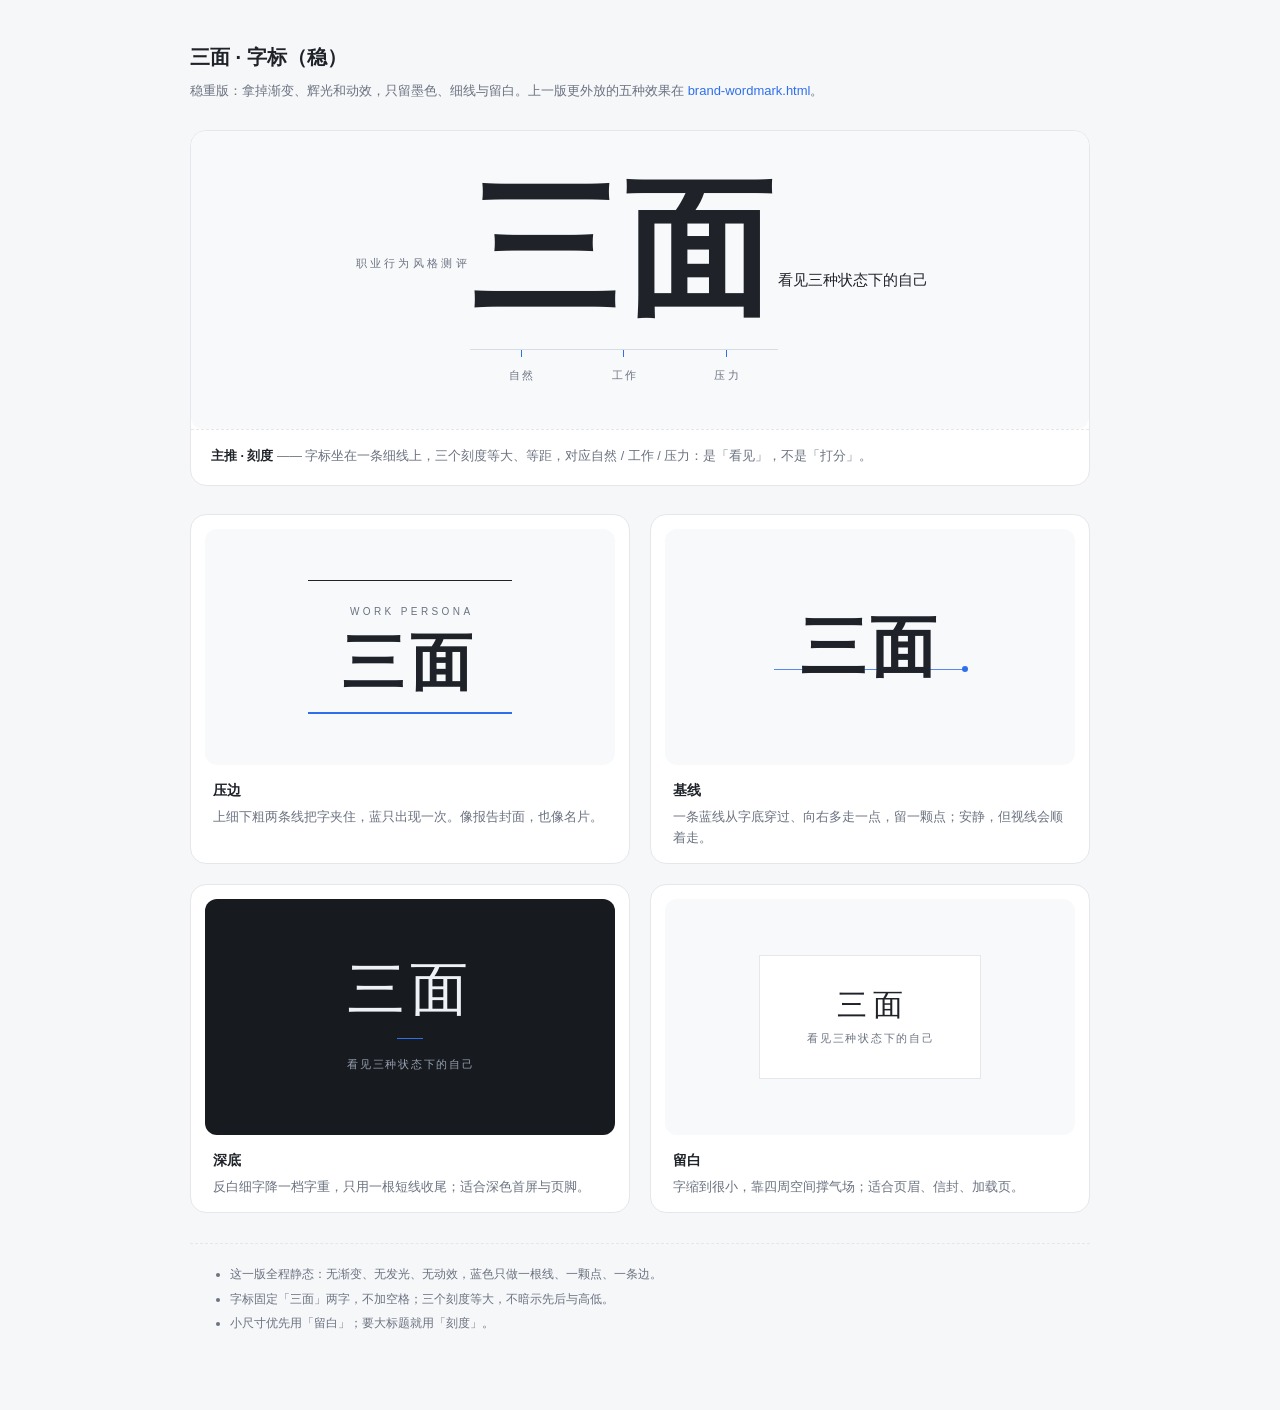
<file: web/brand-wordmark-steady.html>
<!DOCTYPE html>
<html lang="zh-CN">
<head>
<meta charset="UTF-8">
<meta name="viewport" content="width=device-width, initial-scale=1">
<title>三面 · 字标（稳）</title>
<link rel="icon" type="image/svg+xml" href="./assets/img/logo-mark.svg">
<style>
  :root {
    --bg: #f6f7f9;
    --card: #ffffff;
    --ink: #1f2329;
    --muted: #6b7280;
    --line: #e5e7eb;
    --accent: #2f6fed;
  }
  * { box-sizing: border-box; }
  body {
    margin: 0;
    padding: 40px 20px 72px;
    background: var(--bg);
    color: var(--ink);
    font: 15px/1.7 -apple-system, BlinkMacSystemFont, "PingFang SC", "Microsoft YaHei", sans-serif;
    -webkit-font-smoothing: antialiased;
  }
  .wrap { max-width: 900px; margin: 0 auto; }
  h1 { margin: 0 0 6px; font-size: 20px; }
  .lead { margin: 0 0 28px; color: var(--muted); font-size: 13px; }
  .lead a { color: var(--accent); text-decoration: none; }
  h2 { margin: 0 0 4px; font-size: 14px; letter-spacing: .3px; }
  .card > p { margin: 0; color: var(--muted); font-size: 12.5px; }

  .card {
    padding: 14px;
    background: var(--card);
    border: 1px solid var(--line);
    border-radius: 16px;
  }
  .card h2, .card > p { padding: 0 8px; }

  .hero { padding: 0; overflow: hidden; margin-bottom: 28px; }
  .hero .hero-stage { padding: 84px 24px 76px; }
  .hero-foot { padding: 16px 20px 18px; border-top: 1px dashed var(--line); }
  .hero-foot p { margin: 0; color: var(--muted); font-size: 12.5px; }
  .hero-foot b { color: var(--ink); font-weight: 600; }

  .grid {
    display: grid;
    grid-template-columns: repeat(auto-fit, minmax(300px, 1fr));
    gap: 20px;
  }
  .grid .stage { margin-bottom: 14px; }

  .stage {
    display: flex;
    align-items: center;
    justify-content: center;
    min-height: 236px;
    padding: 44px 20px;
    background: #f8f9fb;
    border-radius: 12px;
  }
  .stage-dark { background: #171a1f; }

  /* 字标基础：固定「三面」两字，不用渐变、不用阴影 */
  .word {
    display: block;
    font-family: "PingFang SC", "Hiragino Sans GB", "Microsoft YaHei", sans-serif;
    font-weight: 600;
    line-height: 1;
    letter-spacing: .06em;
    white-space: nowrap;
  }

  /* 主推：字标坐在一条刻度线上，三个等大刻度对应三种状态 */
  .hero-stage { display: flex; flex-direction: column; align-items: center; }
  .eyebrow {
    margin: 0 0 34px;
    color: var(--muted);
    font-size: 11px;
    letter-spacing: .3em;
    text-indent: .3em;
  }
  .art-ruler { display: inline-block; font-size: clamp(96px, 15vw, 148px); }
  .art-ruler .word { font-size: 1em; letter-spacing: .04em; }

  .scale {
    display: grid;
    grid-template-columns: repeat(3, 1fr);
    margin-top: 26px;
    border-top: 1px solid #d7dbe2;
  }
  .scale i {
    width: 1px;
    height: 7px;
    margin: 0 auto 9px;
    background: var(--accent);
  }
  .scale span {
    color: var(--muted);
    font-size: 11px;
    letter-spacing: .2em;
    text-indent: .2em;
    text-align: center;
  }
  .hero-stage .hero-sub {
    margin: 30px 0 0;
    color: var(--muted);
    font-size: 12.5px;
    letter-spacing: .16em;
    text-indent: .16em;
  }

  /* 压边：上细下粗两条线把字标夹住 */
  .art-edged {
    display: inline-flex;
    flex-direction: column;
    align-items: center;
    gap: 12px;
    padding: 22px 34px 18px;
    border-top: 1px solid var(--ink);
    border-bottom: 2px solid var(--accent);
  }
  .art-edged .en {
    color: var(--muted);
    font-size: 10px;
    letter-spacing: .34em;
    text-indent: .34em;
  }
  .art-edged .word { font-size: 62px; letter-spacing: .1em; }

  /* 基线：一条蓝线从字底穿过，向右多走一点 */
  .art-horizon { position: relative; padding: 16px 26px; }
  .art-horizon .word { position: relative; font-size: 66px; }
  .art-horizon .line {
    position: absolute;
    left: 0;
    right: 0;
    bottom: 27%;
    height: 1px;
    background: var(--accent);
    opacity: .8;
  }
  .art-horizon .dot {
    position: absolute;
    right: -2px;
    bottom: calc(27% - 2.5px);
    width: 6px;
    height: 6px;
    border-radius: 50%;
    background: var(--accent);
  }

  /* 深底：反白细字，只留一根短蓝线 */
  .art-inverse { display: inline-flex; flex-direction: column; align-items: center; }
  .art-inverse .word { color: #eef1f6; font-weight: 500; font-size: 58px; letter-spacing: .08em; }
  .art-inverse .tick { width: 26px; height: 1px; margin: 20px 0 16px; background: var(--accent); }
  .art-inverse .sub {
    color: #98a2b3;
    font-size: 11px;
    letter-spacing: .16em;
    text-indent: .16em;
  }

  /* 留白：字缩到很小，靠空间撑住 */
  .art-quiet {
    padding: 34px 46px 30px;
    text-align: center;
    border: 1px solid var(--line);
    background: #fff;
  }
  .art-quiet .word { font-size: 30px; font-weight: 500; letter-spacing: .2em; text-indent: .2em; }
  .art-quiet .sub {
    display: block;
    margin-top: 10px;
    color: var(--muted);
    font-size: 10.5px;
    letter-spacing: .16em;
    text-indent: .16em;
  }

  .foot {
    margin: 30px auto 0;
    padding-top: 16px;
    border-top: 1px dashed var(--line);
    color: var(--muted);
    font-size: 12px;
  }
  .foot li { margin: 4px 0; }
</style>
</head>
<body>
<div class="wrap">
  <h1>三面 · 字标（稳）</h1>
  <p class="lead">稳重版：拿掉渐变、辉光和动效，只留墨色、细线与留白。上一版更外放的五种效果在 <a href="./brand-wordmark.html">brand-wordmark.html</a>。</p>

  <section class="card hero">
    <div class="stage stage-hero">
      <p class="eyebrow">职业行为风格测评</p>
      <div class="art-ruler" role="img" aria-label="三面">
        <span class="word">三面</span>
        <div class="scale">
          <i></i><i></i><i></i>
          <span>自然</span><span>工作</span><span>压力</span>
        </div>
      </div>
      <p class="hero-sub">看见三种状态下的自己</p>
    </div>
    <div class="hero-foot">
      <p><b>主推 · 刻度</b> —— 字标坐在一条细线上，三个刻度等大、等距，对应自然 / 工作 / 压力：是「看见」，不是「打分」。</p>
    </div>
  </section>

  <div class="grid">
    <article class="card">
      <div class="stage">
        <div class="art-edged">
          <span class="en">WORK PERSONA</span>
          <span class="word">三面</span>
        </div>
      </div>
      <h2>压边</h2>
      <p>上细下粗两条线把字夹住，蓝只出现一次。像报告封面，也像名片。</p>
    </article>

    <article class="card">
      <div class="stage">
        <div class="art-horizon">
          <span class="line" aria-hidden="true"></span>
          <span class="dot" aria-hidden="true"></span>
          <span class="word">三面</span>
        </div>
      </div>
      <h2>基线</h2>
      <p>一条蓝线从字底穿过、向右多走一点，留一颗点；安静，但视线会顺着走。</p>
    </article>

    <article class="card">
      <div class="stage stage-dark">
        <div class="art-inverse">
          <span class="word">三面</span>
          <span class="tick" aria-hidden="true"></span>
          <span class="sub">看见三种状态下的自己</span>
        </div>
      </div>
      <h2>深底</h2>
      <p>反白细字降一档字重，只用一根短线收尾；适合深色首屏与页脚。</p>
    </article>

    <article class="card">
      <div class="stage">
        <div class="art-quiet">
          <span class="word">三面</span>
          <span class="sub">看见三种状态下的自己</span>
        </div>
      </div>
      <h2>留白</h2>
      <p>字缩到很小，靠四周空间撑气场；适合页眉、信封、加载页。</p>
    </article>
  </div>

  <ul class="foot">
    <li>这一版全程静态：无渐变、无发光、无动效，蓝色只做一根线、一颗点、一条边。</li>
    <li>字标固定「三面」两字，不加空格；三个刻度等大，不暗示先后与高低。</li>
    <li>小尺寸优先用「留白」；要大标题就用「刻度」。</li>
  </ul>
</div>
</body>
</html>
</file>
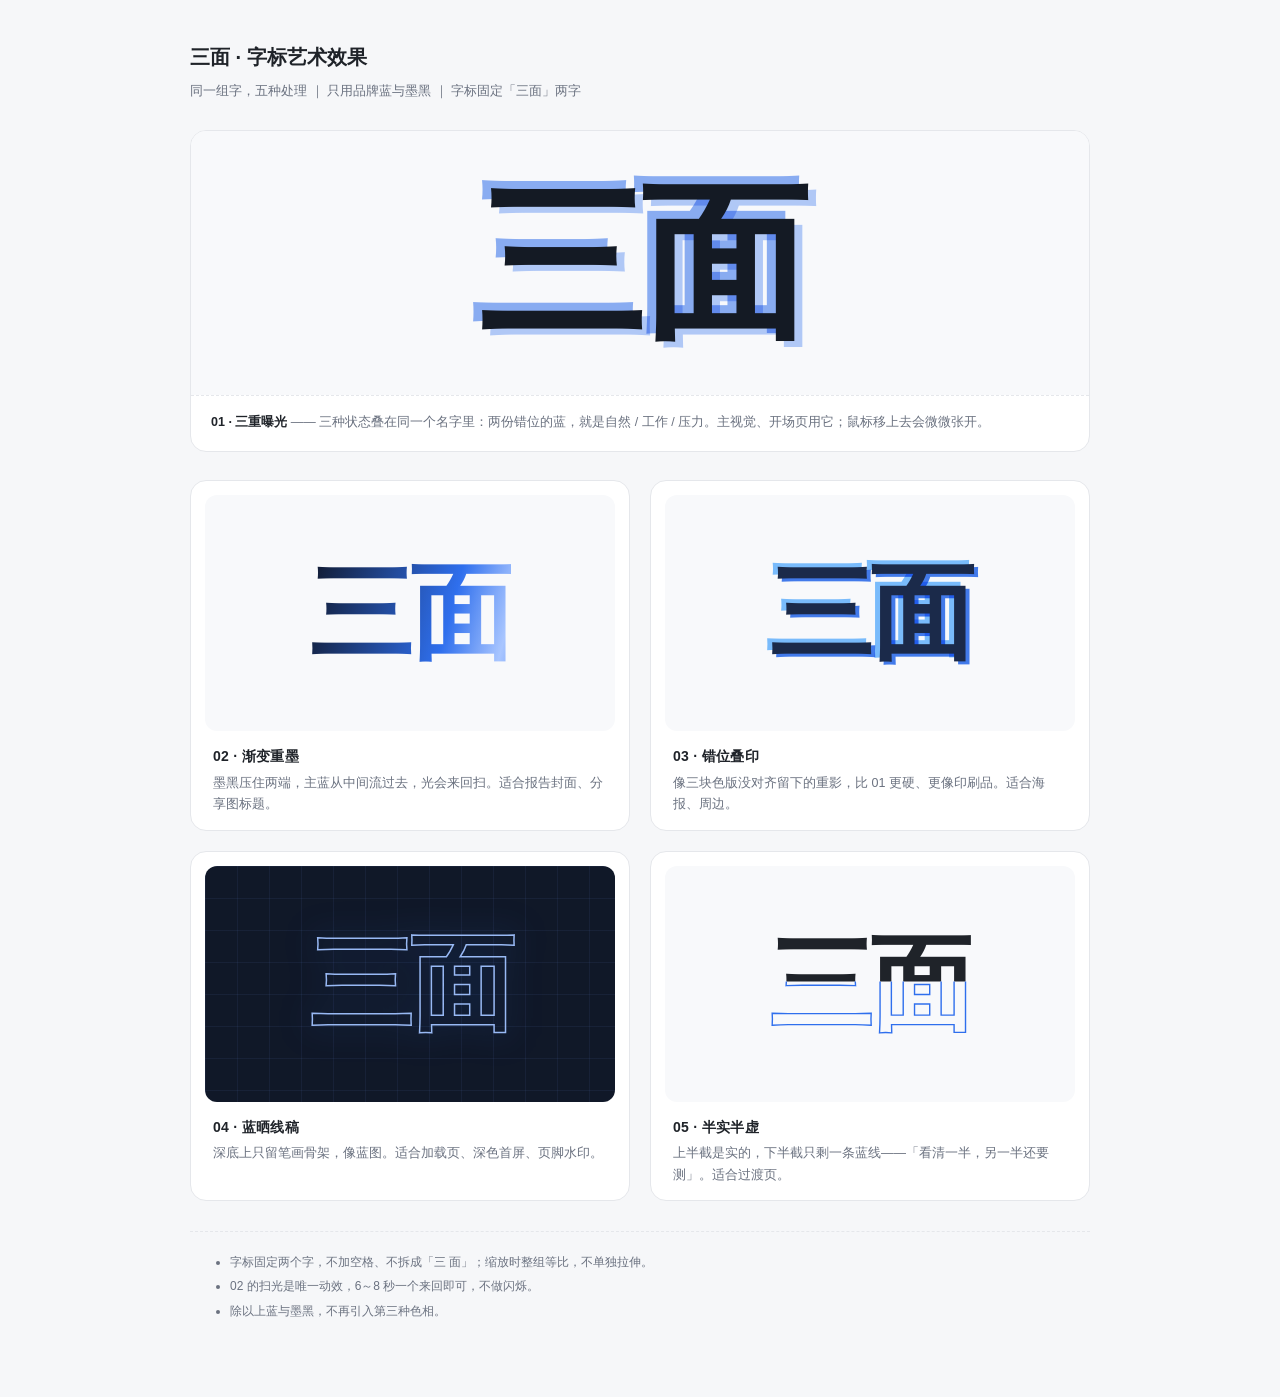
<file: web/brand-wordmark.html>
<!DOCTYPE html>
<html lang="zh-CN">
<head>
<meta charset="UTF-8">
<meta name="viewport" content="width=device-width, initial-scale=1">
<title>三面 · 字标艺术效果</title>
<link rel="icon" type="image/svg+xml" href="./assets/img/logo-mark.svg">
<style>
  :root {
    --bg: #f6f7f9;
    --card: #ffffff;
    --ink: #1f2329;
    --muted: #6b7280;
    --line: #e5e7eb;
    --accent: #2f6fed;
  }
  * { box-sizing: border-box; }
  body {
    margin: 0;
    padding: 40px 20px 72px;
    background: var(--bg);
    color: var(--ink);
    font: 15px/1.7 -apple-system, BlinkMacSystemFont, "PingFang SC", "Microsoft YaHei", sans-serif;
    -webkit-font-smoothing: antialiased;
  }
  .wrap { max-width: 900px; margin: 0 auto; }
  h1 { margin: 0 0 6px; font-size: 20px; }
  .lead { margin: 0 0 28px; color: var(--muted); font-size: 13px; }
  h2 { margin: 0 0 4px; font-size: 14px; letter-spacing: .3px; }
  .card > p { margin: 0; color: var(--muted); font-size: 12.5px; }

  .card {
    padding: 14px;
    background: var(--card);
    border: 1px solid var(--line);
    border-radius: 16px;
  }
  .card h2, .card > p { padding: 0 8px; }

  .hero { padding: 0; overflow: hidden; margin-bottom: 28px; }
  .hero .stage { border: 0; border-radius: 0; }
  .hero-foot { padding: 16px 20px 18px; border-top: 1px dashed var(--line); }
  .hero-foot p { margin: 0; color: var(--muted); font-size: 12.5px; }
  .hero-foot b { color: var(--ink); font-weight: 600; }

  .grid {
    display: grid;
    grid-template-columns: repeat(auto-fit, minmax(300px, 1fr));
    gap: 20px;
  }
  .grid .stage { margin-bottom: 14px; }

  .stage {
    display: flex;
    align-items: center;
    justify-content: center;
    min-height: 236px;
    padding: 48px 20px;
    background: #f8f9fb;
    border-radius: 12px;
    overflow: hidden;
  }
  .stage-dark {
    background:
      linear-gradient(rgba(120, 160, 255, .07) 1px, transparent 1px) 0 0 / 100% 32px,
      linear-gradient(90deg, rgba(120, 160, 255, .07) 1px, transparent 1px) 0 0 / 32px 100%,
      #101828;
  }

  /* 全局字标基础：固定「三面」两字，字距收紧 */
  .art {
    position: relative;
    display: inline-block;
    font-family: "PingFang SC", "Hiragino Sans GB", "Microsoft YaHei", sans-serif;
    font-weight: 700;
    font-size: clamp(80px, 13vw, 104px);
    line-height: 1;
    letter-spacing: -.03em;
    white-space: nowrap;
  }
  .art .base { position: relative; display: block; }

  /* 01 三重曝光：两份错位蓝影 + 一份实墨 */
  .art-exposure { font-size: clamp(92px, 17vw, 168px); }
  .art-exposure .ghost,
  .art-exposure .base { display: block; }
  .art-exposure .ghost {
    position: absolute;
    inset: 0;
    mix-blend-mode: multiply;
    transition: transform .7s cubic-bezier(.2, .7, .2, 1);
  }
  .art-exposure .g1 { color: #2f6fed; opacity: .55; transform: translate(-.055em, -.045em); }
  .art-exposure .g2 { color: #a8c4fa; opacity: .85; transform: translate(.05em, .038em); }
  .art-exposure .base { color: #141a24; }
  .art-exposure:hover .g1 { transform: translate(-.09em, -.075em); }
  .art-exposure:hover .g2 { transform: translate(.085em, .065em); }

  /* 02 渐变重墨：墨黑 → 主蓝 → 亮蓝，缓慢扫光 */
  .art-gradient .base {
    background-image: linear-gradient(105deg, #10182b 0%, #2f6fed 36%, #a9c6ff 50%, #2f6fed 64%, #10182b 100%);
    background-size: 200% 100%;
    -webkit-background-clip: text;
    background-clip: text;
    color: transparent;
    animation: wp-sheen 7s ease-in-out infinite;
  }
  @keyframes wp-sheen {
    0%, 100% { background-position: 0% 50%; }
    50% { background-position: 100% 50%; }
  }

  /* 03 错位叠印：三块色版没对齐，像印刷重影 */
  .art-print .plate,
  .art-print .base { display: block; }
  .art-print .plate {
    position: absolute;
    inset: 0;
    mix-blend-mode: multiply;
  }
  .art-print .p1 { color: #7cc0ff; transform: translate(-.045em, -.038em); }
  .art-print .p2 { color: #2f6fed; opacity: .9; transform: translate(.042em, .032em); }
  .art-print .base { color: #1b2a4a; }

  /* 04 蓝晒线稿：深底只剩笔画骨架 */
  .art-blueprint .base {
    color: transparent;
    -webkit-text-stroke: 1.5px rgba(160, 194, 255, .95);
    filter: drop-shadow(0 0 16px rgba(47, 111, 237, .55));
  }

  /* 05 半实半虚：上半截实物，下半截只留线 */
  .art-split .base { color: var(--ink); clip-path: inset(0 0 52% 0); }
  .art-split .outline {
    position: absolute;
    inset: 0;
    display: block;
    color: transparent;
    -webkit-text-stroke: 1.4px var(--accent);
    clip-path: inset(48% 0 0 0);
  }

  .foot {
    margin: 30px auto 0;
    padding-top: 16px;
    border-top: 1px dashed var(--line);
    color: var(--muted);
    font-size: 12px;
  }
  .foot li { margin: 4px 0; }

  @media (prefers-reduced-motion: reduce) {
    .art-gradient .base { animation: none; }
    .art-exposure .ghost { transition: none; }
  }
</style>
</head>
<body>
<div class="wrap">
  <h1>三面 · 字标艺术效果</h1>
  <p class="lead">同一组字，五种处理 ｜ 只用品牌蓝与墨黑 ｜ 字标固定「三面」两字</p>

  <section class="card hero">
    <div class="stage">
      <div class="art art-exposure" role="img" aria-label="三面">
        <span class="ghost g1" aria-hidden="true">三面</span>
        <span class="ghost g2" aria-hidden="true">三面</span>
        <span class="base">三面</span>
      </div>
    </div>
    <div class="hero-foot">
      <p><b>01 · 三重曝光</b> —— 三种状态叠在同一个名字里：两份错位的蓝，就是自然 / 工作 / 压力。主视觉、开场页用它；鼠标移上去会微微张开。</p>
    </div>
  </section>

  <div class="grid">
    <article class="card">
      <div class="stage">
        <div class="art art-gradient"><span class="base">三面</span></div>
      </div>
      <h2>02 · 渐变重墨</h2>
      <p>墨黑压住两端，主蓝从中间流过去，光会来回扫。适合报告封面、分享图标题。</p>
    </article>

    <article class="card">
      <div class="stage">
        <div class="art art-print">
          <span class="plate p1" aria-hidden="true">三面</span>
          <span class="plate p2" aria-hidden="true">三面</span>
          <span class="base">三面</span>
        </div>
      </div>
      <h2>03 · 错位叠印</h2>
      <p>像三块色版没对齐留下的重影，比 01 更硬、更像印刷品。适合海报、周边。</p>
    </article>

    <article class="card">
      <div class="stage stage-dark">
        <div class="art art-blueprint"><span class="base">三面</span></div>
      </div>
      <h2>04 · 蓝晒线稿</h2>
      <p>深底上只留笔画骨架，像蓝图。适合加载页、深色首屏、页脚水印。</p>
    </article>

    <article class="card">
      <div class="stage">
        <div class="art art-split">
          <span class="base">三面</span>
          <span class="outline" aria-hidden="true">三面</span>
        </div>
      </div>
      <h2>05 · 半实半虚</h2>
      <p>上半截是实的，下半截只剩一条蓝线——「看清一半，另一半还要测」。适合过渡页。</p>
    </article>
  </div>

  <ul class="foot">
    <li>字标固定两个字，不加空格、不拆成「三 面」；缩放时整组等比，不单独拉伸。</li>
    <li>02 的扫光是唯一动效，6～8 秒一个来回即可，不做闪烁。</li>
    <li>除以上蓝与墨黑，不再引入第三种色相。</li>
  </ul>
</div>
</body>
</html>
</file>
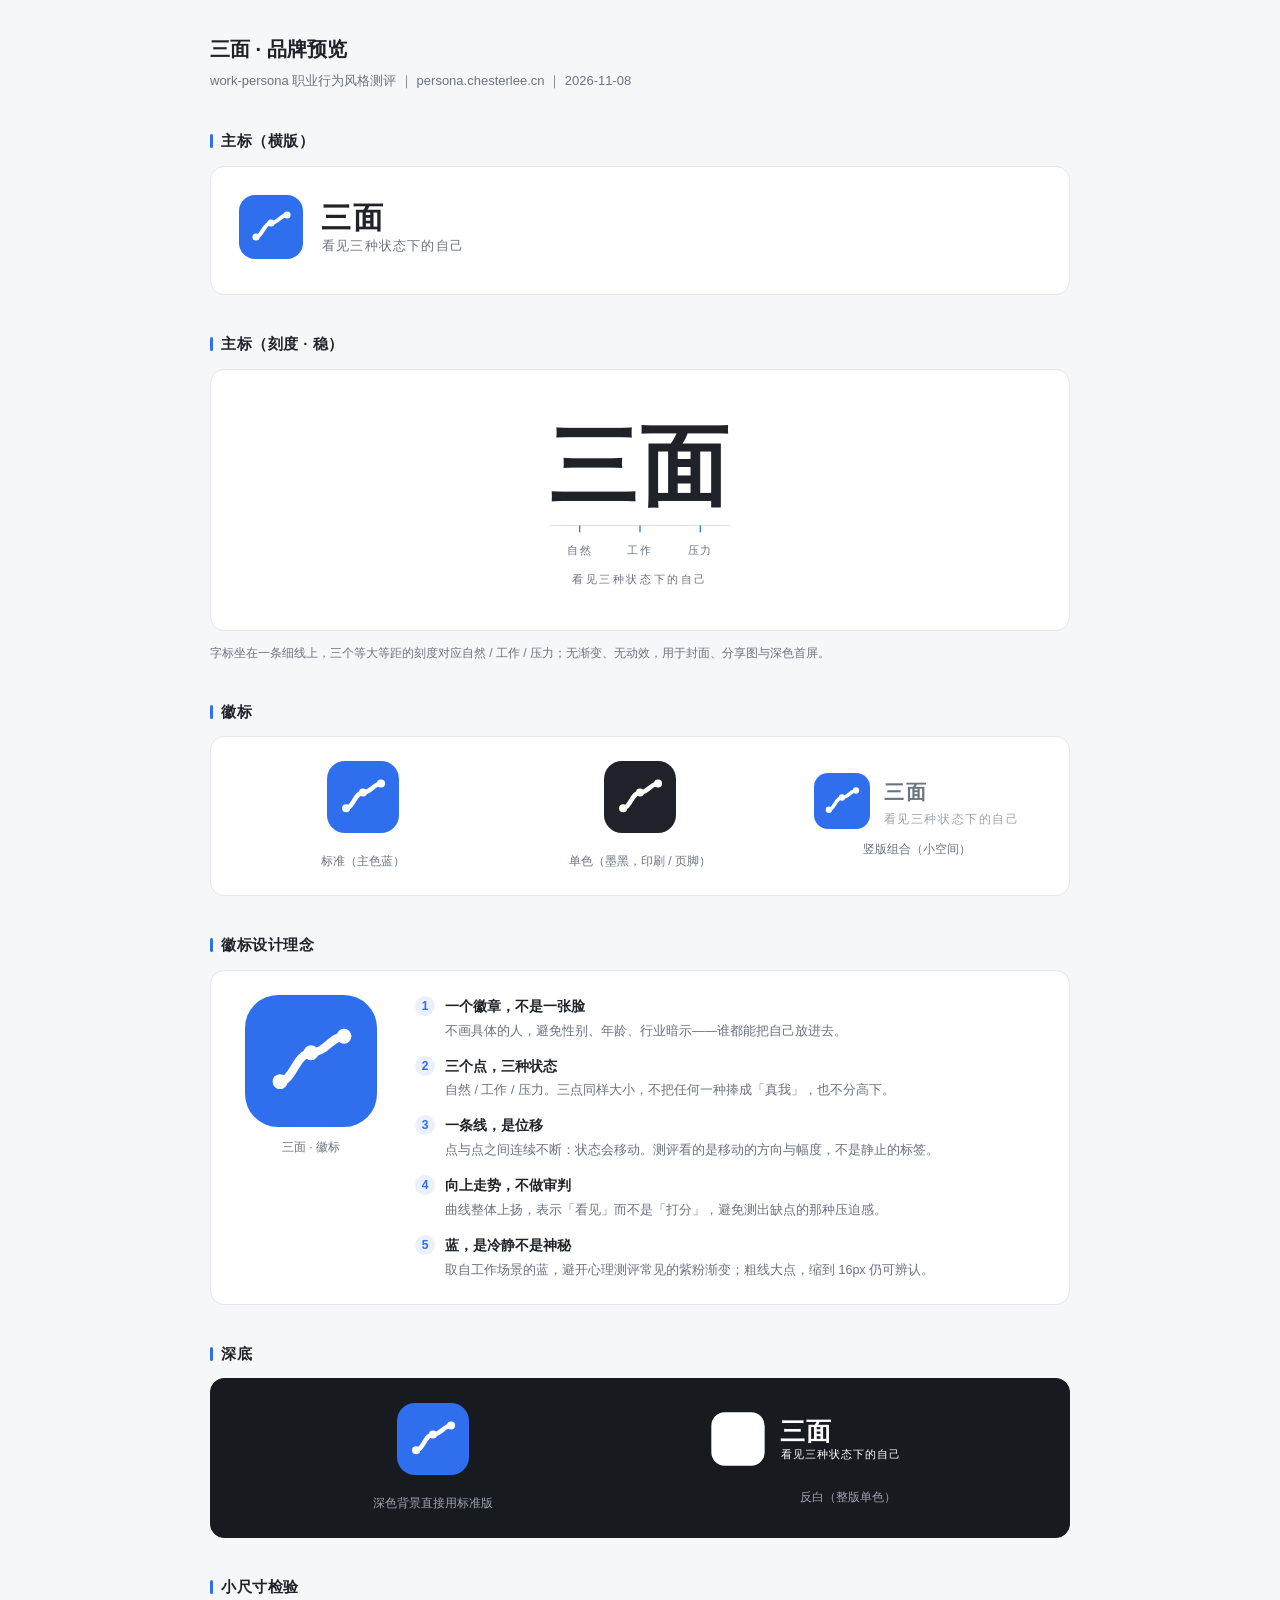
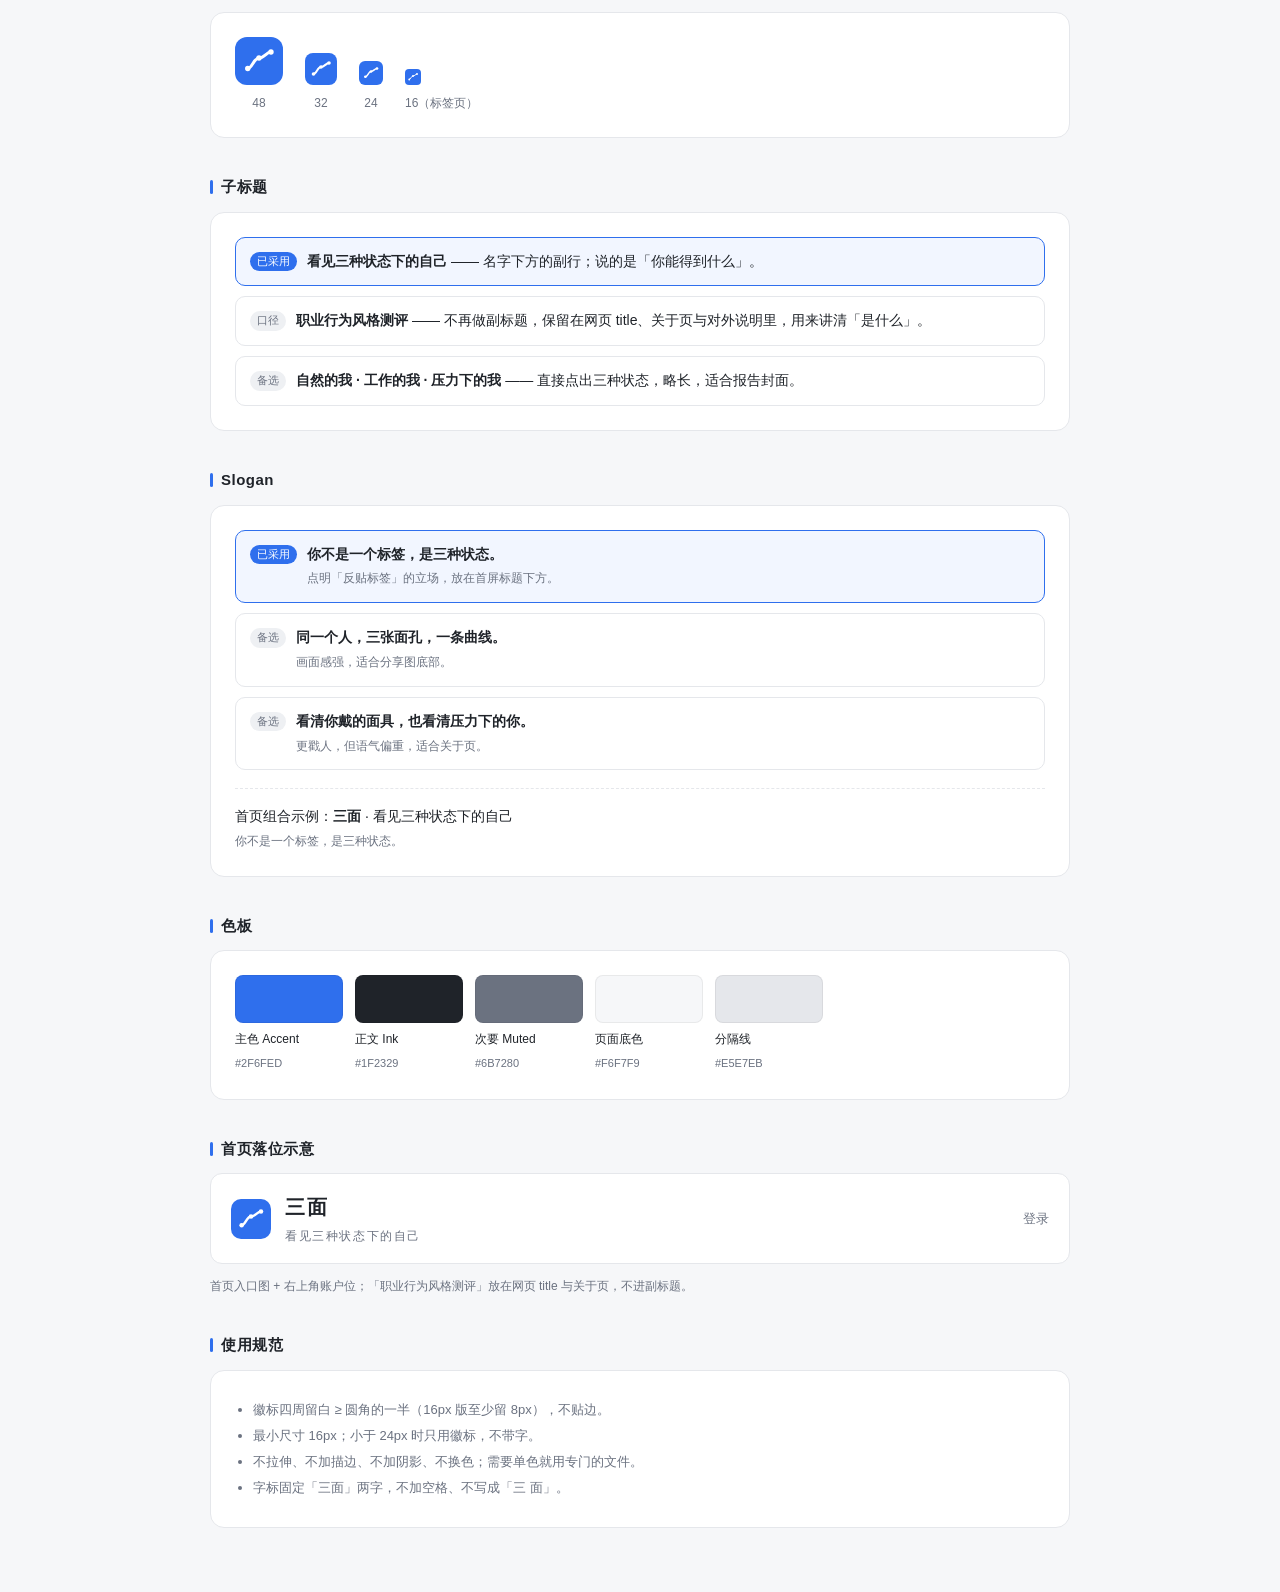
<file: web/brand.html>
<!DOCTYPE html>
<html lang="zh-CN">
<head>
<meta charset="UTF-8">
<meta name="viewport" content="width=device-width, initial-scale=1">
<title>品牌预览 · 三面</title>
<link rel="icon" type="image/svg+xml" href="./assets/img/logo-mark.svg">
<style>
  :root {
    --bg: #f6f7f9;
    --card: #ffffff;
    --text: #1f2329;
    --muted: #6b7280;
    --line: #e5e7eb;
    --accent: #2f6fed;
  }
  * { box-sizing: border-box; }
  body {
    margin: 0;
    padding: 32px 16px 64px;
    background: var(--bg);
    color: var(--text);
    font: 15px/1.7 -apple-system, BlinkMacSystemFont, "PingFang SC", "Microsoft YaHei", sans-serif;
  }
  .wp-wrap { max-width: 860px; margin: 0 auto; }
  h1 { margin: 0 0 4px; font-size: 20px; }
  .wp-lead { margin: 0 0 28px; color: var(--muted); font-size: 13px; }
  h2 { margin: 36px 0 12px; font-size: 15px; letter-spacing: .5px; }
  h2::before { content: ""; display: inline-block; width: 3px; height: 14px; margin-right: 8px; border-radius: 2px; background: var(--accent); vertical-align: -2px; }
  .wp-card { padding: 24px; background: var(--card); border: 1px solid var(--line); border-radius: 14px; }
  .wp-row { display: flex; flex-wrap: wrap; gap: 20px; align-items: center; }
  .wp-cell { flex: 1 1 200px; min-width: 180px; text-align: center; }
  .wp-cell p { margin: 10px 0 0; color: var(--muted); font-size: 12px; }
  .wp-dark { background: #171a1f; border-color: #171a1f; }
  .wp-dark .wp-cell p { color: #9ca3af; }
  .wp-lockup { display: flex; align-items: center; gap: 14px; }
  .wp-lockup img { width: 56px; height: 56px; }
  .wp-lockup strong { display: block; font-size: 26px; font-weight: 600; letter-spacing: 2px; }
  .wp-lockup span { display: block; margin-top: 2px; color: var(--muted); font-size: 12px; letter-spacing: 1.6px; }
  .wp-sizes { display: flex; align-items: flex-end; gap: 22px; }
  .wp-sizes figure { margin: 0; text-align: center; }
  .wp-sizes figcaption { margin-top: 8px; color: var(--muted); font-size: 12px; }
  .wp-sizes img { display: block; }
  .wp-list { display: grid; gap: 10px; padding: 0; margin: 0; list-style: none; }
  .wp-list li {
    display: flex; gap: 10px; align-items: flex-start;
    padding: 12px 14px; border: 1px solid var(--line); border-radius: 10px; font-size: 14px;
  }
  .wp-list li.recommend { border-color: var(--accent); background: #f2f6ff; }
  .wp-tag {
    flex: none; margin-top: 2px; padding: 1px 7px; border-radius: 999px;
    background: var(--accent); color: #fff; font-size: 11px; line-height: 1.6;
  }
  .wp-tag.plain { background: #eef0f3; color: var(--muted); }
  .wp-swatches { display: flex; flex-wrap: wrap; gap: 12px; }
  .wp-swatch { width: 108px; }
  .wp-swatch i { display: block; height: 48px; border-radius: 8px; border: 1px solid rgba(0,0,0,.06); }
  .wp-swatch b { display: block; margin-top: 6px; font-size: 12px; font-weight: 500; }
  .wp-swatch small { color: var(--muted); font-size: 11px; }
  .wp-mock { display: flex; align-items: center; justify-content: space-between; padding: 16px 20px; border: 1px solid var(--line); border-radius: 12px; background: #fff; }
  .wp-mock .wp-lockup img { width: 40px; height: 40px; }
  .wp-idea { display: flex; flex-wrap: wrap; gap: 28px; align-items: flex-start; }
  .wp-idea-mark { flex: none; width: 152px; text-align: center; }
  .wp-idea-mark img { display: block; width: 132px; height: 132px; margin: 0 auto; }
  .wp-idea-mark p { margin: 10px 0 0; color: var(--muted); font-size: 12px; }
  .wp-points { flex: 1 1 340px; margin: 0; padding: 0; list-style: none; counter-reset: wpn; }
  .wp-points li { position: relative; margin: 0 0 14px; padding-left: 30px; }
  .wp-points li:last-child { margin-bottom: 0; }
  .wp-points li::before {
    counter-increment: wpn; content: counter(wpn);
    position: absolute; left: 0; top: 1px; width: 20px; height: 20px;
    border-radius: 50%; background: #eaf0ff; color: var(--accent);
    font-size: 12px; font-weight: 600; line-height: 20px; text-align: center;
  }
  .wp-points b { display: block; font-size: 14px; }
  .wp-points span { display: block; margin-top: 2px; color: var(--muted); font-size: 12.5px; line-height: 1.6; }
  .wp-mock .wp-lockup strong { font-size: 20px; }
  .wp-slogan { margin: 18px 0 0; padding-top: 16px; border-top: 1px dashed var(--line); color: var(--text); font-size: 14px; }
  .wp-slogan small { display: block; margin-top: 2px; color: var(--muted); font-size: 12px; }
  ul.wp-rules { margin: 0; padding-left: 18px; color: var(--muted); font-size: 13px; }
  ul.wp-rules li { margin: 4px 0; }
</style>
</head>
<body>
<div class="wp-wrap">
  <h1>三面 · 品牌预览</h1>
  <p class="wp-lead">work-persona 职业行为风格测评 ｜ persona.chesterlee.cn ｜ 2026-11-08</p>

  <h2>主标（横版）</h2>
  <div class="wp-card">
    <img src="./assets/img/logo.svg" alt="三面 · 看见三种状态下的自己" width="336" height="72">
  </div>

  <h2>主标（刻度 · 稳）</h2>
  <div class="wp-card" style="display:flex;justify-content:center;padding:28px">
    <img src="./assets/img/wordmark-ruler.svg" alt="三面 · 自然 / 工作 / 压力 刻度字标" width="340" height="204">
  </div>
  <p style="color:#6b7280;font-size:12px">字标坐在一条细线上，三个等大等距的刻度对应自然 / 工作 / 压力；无渐变、无动效，用于封面、分享图与深色首屏。</p>

  <h2>徽标</h2>
  <div class="wp-card wp-row">
    <div class="wp-cell">
      <img src="./assets/img/logo-mark.svg" alt="三面徽标" width="72" height="72">
      <p>标准（主色蓝）</p>
    </div>
    <div class="wp-cell">
      <img src="./assets/img/logo-mark-mono.svg" alt="三面徽标单色" width="72" height="72">
      <p>单色（墨黑，印刷 / 页脚）</p>
    </div>
    <div class="wp-cell">
      <div class="wp-lockup" style="justify-content:center">
        <img src="./assets/img/logo-mark.svg" alt="三面徽标" width="44" height="44">
        <span style="text-align:left"><strong style="font-size:20px">三面</strong><span style="margin:0;color:#9ca3af">看见三种状态下的自己</span></span>
      </div>
      <p>竖版组合（小空间）</p>
    </div>
  </div>

  <h2>徽标设计理念</h2>
  <div class="wp-card wp-idea">
    <div class="wp-idea-mark">
      <img src="./assets/img/logo-mark.svg" alt="三面徽标" width="132" height="132">
      <p>三面 · 徽标</p>
    </div>
    <ol class="wp-points">
      <li><b>一个徽章，不是一张脸</b><span>不画具体的人，避免性别、年龄、行业暗示——谁都能把自己放进去。</span></li>
      <li><b>三个点，三种状态</b><span>自然 / 工作 / 压力。三点同样大小，不把任何一种捧成「真我」，也不分高下。</span></li>
      <li><b>一条线，是位移</b><span>点与点之间连续不断：状态会移动。测评看的是移动的方向与幅度，不是静止的标签。</span></li>
      <li><b>向上走势，不做审判</b><span>曲线整体上扬，表示「看见」而不是「打分」，避免测出缺点的那种压迫感。</span></li>
      <li><b>蓝，是冷静不是神秘</b><span>取自工作场景的蓝，避开心理测评常见的紫粉渐变；粗线大点，缩到 16px 仍可辨认。</span></li>
    </ol>
  </div>

  <h2>深底</h2>
  <div class="wp-card wp-dark wp-row">
    <div class="wp-cell">
      <img src="./assets/img/logo-mark.svg" alt="三面徽标" width="72" height="72">
      <p>深色背景直接用标准版</p>
    </div>
    <div class="wp-cell">
      <img src="./assets/img/logo.svg" alt="三面" width="280" height="60" style="filter:brightness(0) invert(1)">
      <p>反白（整版单色）</p>
    </div>
  </div>

  <h2>小尺寸检验</h2>
  <div class="wp-card">
    <div class="wp-sizes">
      <figure><img src="./assets/img/logo-mark.svg" alt="" width="48" height="48"><figcaption>48</figcaption></figure>
      <figure><img src="./assets/img/logo-mark.svg" alt="" width="32" height="32"><figcaption>32</figcaption></figure>
      <figure><img src="./assets/img/logo-mark.svg" alt="" width="24" height="24"><figcaption>24</figcaption></figure>
      <figure><img src="./assets/img/logo-mark.svg" alt="" width="16" height="16"><figcaption>16（标签页）</figcaption></figure>
    </div>
  </div>

  <h2>子标题</h2>
  <div class="wp-card">
    <ul class="wp-list">
      <li class="recommend"><span class="wp-tag">已采用</span><span><b>看见三种状态下的自己</b> —— 名字下方的副行；说的是「你能得到什么」。</span></li>
      <li><span class="wp-tag plain">口径</span><span><b>职业行为风格测评</b> —— 不再做副标题，保留在网页 title、关于页与对外说明里，用来讲清「是什么」。</span></li>
      <li><span class="wp-tag plain">备选</span><span><b>自然的我 · 工作的我 · 压力下的我</b> —— 直接点出三种状态，略长，适合报告封面。</span></li>
    </ul>
  </div>

  <h2>Slogan</h2>
  <div class="wp-card">
    <ul class="wp-list">
      <li class="recommend"><span class="wp-tag">已采用</span><span><b>你不是一个标签，是三种状态。</b><br><small style="color:#6b7280">点明「反贴标签」的立场，放在首屏标题下方。</small></span></li>
      <li><span class="wp-tag plain">备选</span><span><b>同一个人，三张面孔，一条曲线。</b><br><small style="color:#6b7280">画面感强，适合分享图底部。</small></span></li>
      <li><span class="wp-tag plain">备选</span><span><b>看清你戴的面具，也看清压力下的你。</b><br><small style="color:#6b7280">更戳人，但语气偏重，适合关于页。</small></span></li>
    </ul>
    <p class="wp-slogan">首页组合示例：<b>三面</b> · 看见三种状态下的自己<small>你不是一个标签，是三种状态。</small></p>
  </div>

  <h2>色板</h2>
  <div class="wp-card wp-swatches">
    <div class="wp-swatch"><i style="background:#2f6fed"></i><b>主色 Accent</b><small>#2F6FED</small></div>
    <div class="wp-swatch"><i style="background:#1f2329"></i><b>正文 Ink</b><small>#1F2329</small></div>
    <div class="wp-swatch"><i style="background:#6b7280"></i><b>次要 Muted</b><small>#6B7280</small></div>
    <div class="wp-swatch"><i style="background:#f6f7f9"></i><b>页面底色</b><small>#F6F7F9</small></div>
    <div class="wp-swatch"><i style="background:#e5e7eb"></i><b>分隔线</b><small>#E5E7EB</small></div>
  </div>

  <h2>首页落位示意</h2>
  <div class="wp-mock">
    <div class="wp-lockup">
      <img src="./assets/img/logo-mark.svg" alt="三面" width="40" height="40">
      <div><strong>三面</strong><span>看见三种状态下的自己</span></div>
    </div>
    <span style="color:#6b7280;font-size:13px">登录</span>
  </div>
  <p style="color:#6b7280;font-size:12px">首页入口图 + 右上角账户位；「职业行为风格测评」放在网页 title 与关于页，不进副标题。</p>

  <h2>使用规范</h2>
  <div class="wp-card">
    <ul class="wp-rules">
      <li>徽标四周留白 ≥ 圆角的一半（16px 版至少留 8px），不贴边。</li>
      <li>最小尺寸 16px；小于 24px 时只用徽标，不带字。</li>
      <li>不拉伸、不加描边、不加阴影、不换色；需要单色就用专门的文件。</li>
      <li>字标固定「三面」两字，不加空格、不写成「三 面」。</li>
    </ul>
  </div>
</div>
</body>
</html>
</file>
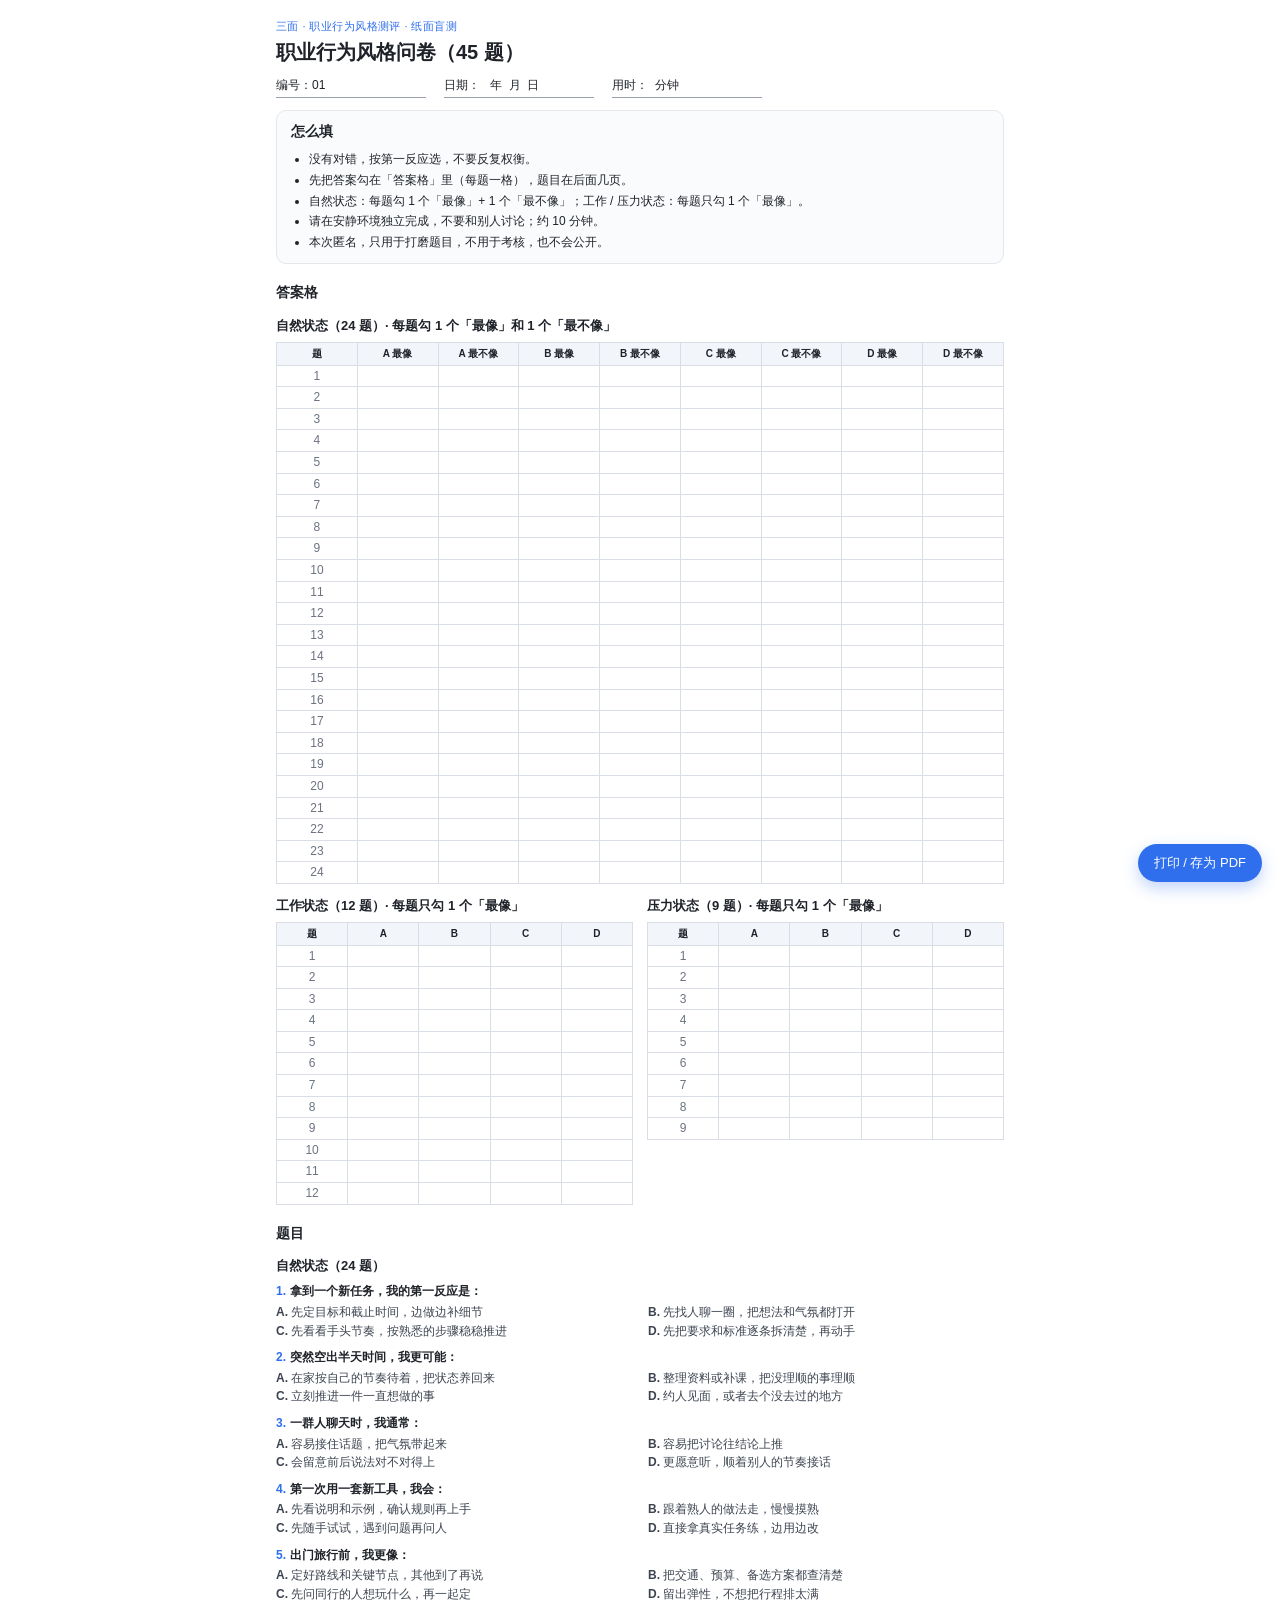
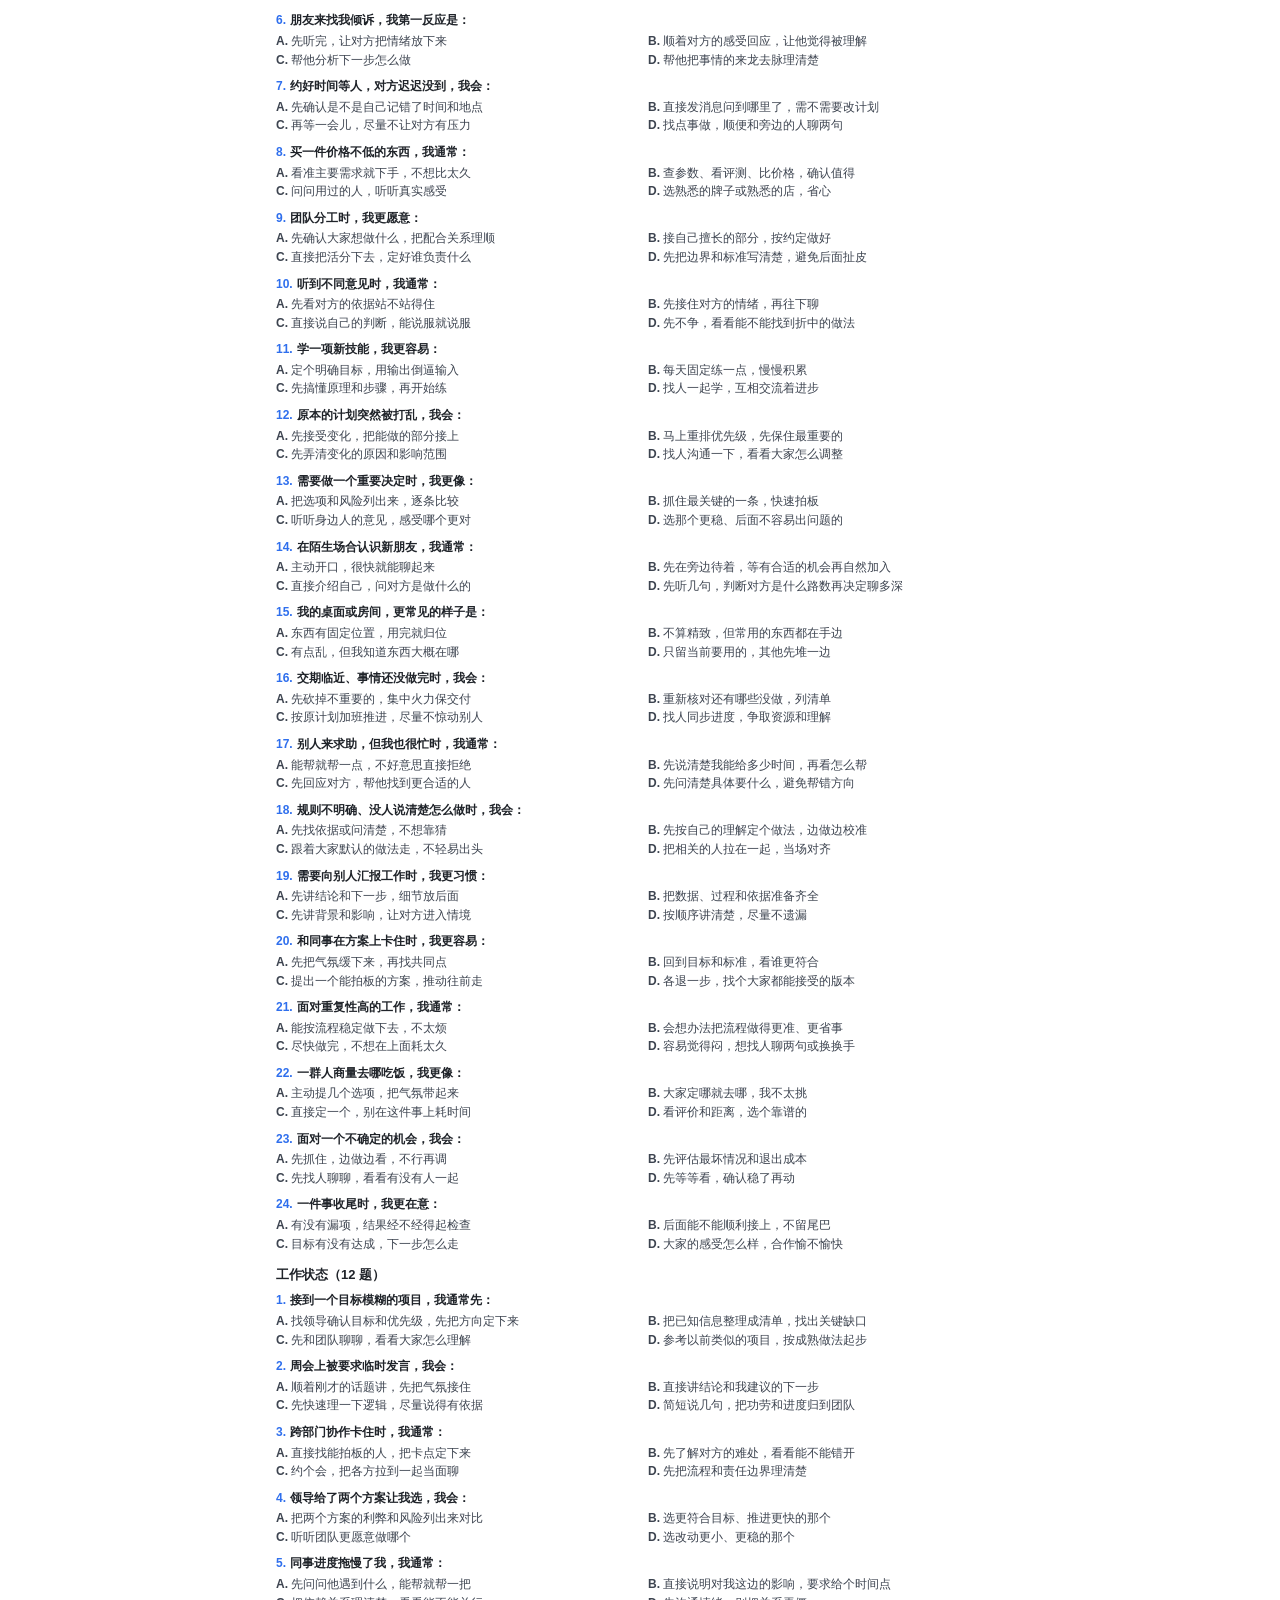
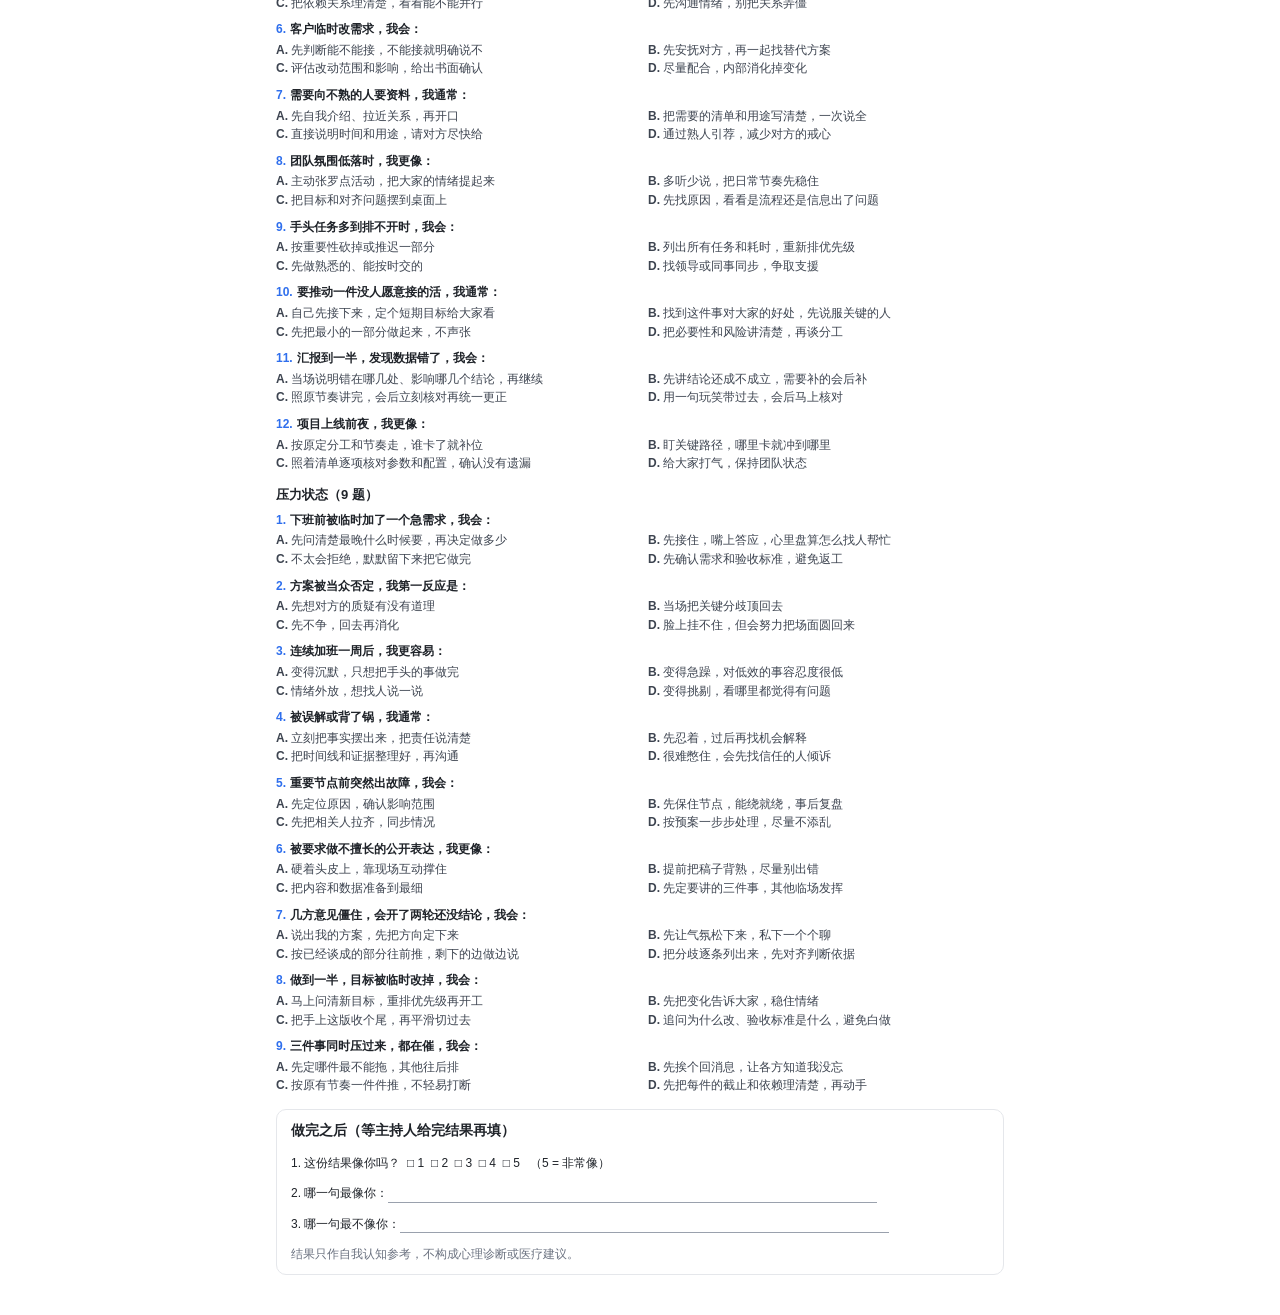
<file: test/blind-test/form.html>
<!doctype html>
<html lang="zh-CN">
<head>
<meta charset="utf-8">
<meta name="viewport" content="width=device-width, initial-scale=1">
<title>三面 · 纸面盲测（45 题）</title>
<style>
  @page { size: A4; margin: 13mm 12mm; }
  * { box-sizing: border-box; }
  body {
    margin: 0;
    padding: 18px 16px 40px;
    color: #1f2329;
    background: #fff;
    font: 12px/1.55 -apple-system, "PingFang SC", "Microsoft YaHei", sans-serif;
    max-width: 760px;
    margin: 0 auto;
  }
  h1 { margin: 2px 0 6px; font-size: 20px; }
  h2 { margin: 18px 0 8px; font-size: 14px; }
  h3 { margin: 12px 0 6px; font-size: 13px; }
  .eyebrow { margin: 0; color: #2f6fed; font-size: 11px; letter-spacing: .04em; }
  .meta { display: flex; gap: 18px; flex-wrap: wrap; margin: 8px 0 12px; font-size: 12px; }
  .meta span { min-width: 150px; border-bottom: 1px solid #9aa1ad; padding-bottom: 2px; }
  .notice { border: 1px solid #e5e7eb; border-radius: 10px; padding: 10px 14px; background: #fafbfd; }
  .notice ul { margin: 6px 0 0; padding-left: 18px; }
  .notice li { margin: 2px 0; }
  table { width: 100%; border-collapse: collapse; }
  .grid-table th, .grid-table td { border: 1px solid #d9dde5; text-align: center; height: 20px; }
  .grid-table th { background: #f2f5fa; font-weight: 600; font-size: 10px; padding: 3px 2px; }
  .grid-table td.no { width: 34px; color: #6b7280; }
  .grid-table td.mark { width: 34px; }
  .side { display: grid; grid-template-columns: 1fr 1fr; gap: 14px; page-break-inside: avoid; }
  .page-break { page-break-before: always; }
  .q { margin: 0 0 8px; page-break-inside: avoid; }
  .q-text { margin: 0; font-weight: 600; }
  .q-no { margin-right: 4px; color: #2f6fed; }
  .q-opts { margin: 2px 0 0; color: #3d4450; display: grid; grid-template-columns: 1fr 1fr; gap: 0 16px; }
  .q-opts span { display: block; }
  .review { border: 1px solid #e5e7eb; border-radius: 10px; padding: 10px 14px; margin-top: 14px; page-break-inside: avoid; }
  .line { border-bottom: 1px solid #9aa1ad; display: inline-block; min-width: 70%; vertical-align: bottom; }
  .print-btn {
    position: fixed; right: 18px; bottom: 18px; padding: 10px 16px;
    border: 0; border-radius: 999px; background: #2f6fed; color: #fff;
    font-size: 13px; cursor: pointer; box-shadow: 0 6px 16px rgba(47, 111, 237, .3);
  }
  @media print {
    body { padding: 0; max-width: none; }
    .print-btn { display: none; }
  }
</style>
</head>
<body>
  <p class="eyebrow">三面 · 职业行为风格测评 · 纸面盲测</p>
  <h1>职业行为风格问卷（45 题）</h1>
  <div class="meta">
    <span>编号：01</span>
    <span>日期：&nbsp;&nbsp;&nbsp;年&nbsp;&nbsp;月&nbsp;&nbsp;日</span>
    <span>用时：&nbsp;&nbsp;分钟</span>
  </div>

  <section class="notice">
    <h2 style="margin-top:0">怎么填</h2>
    <ul>
      <li>没有对错，按第一反应选，不要反复权衡。</li>
      <li>先把答案勾在「答案格」里（每题一格），题目在后面几页。</li>
      <li>自然状态：每题勾 1 个「最像」+ 1 个「最不像」；工作 / 压力状态：每题只勾 1 个「最像」。</li>
      <li>请在安静环境独立完成，不要和别人讨论；约 10 分钟。</li>
      <li>本次匿名，只用于打磨题目，不用于考核，也不会公开。</li>
    </ul>
  </section>

  <section>
    <h2>答案格</h2>
    <h3>自然状态（24 题）· 每题勾 1 个「最像」和 1 个「最不像」</h3>
    <table class="grid-table"><thead><tr><th class="no">题</th><th>A 最像</th><th>A 最不像</th><th>B 最像</th><th>B 最不像</th><th>C 最像</th><th>C 最不像</th><th>D 最像</th><th>D 最不像</th></tr></thead><tbody>
    <tr>
      <td class="no">1</td>
      <td class="mark"></td><td class="mark"></td><td class="mark"></td><td class="mark"></td><td class="mark"></td><td class="mark"></td><td class="mark"></td><td class="mark"></td>
    </tr>
    <tr>
      <td class="no">2</td>
      <td class="mark"></td><td class="mark"></td><td class="mark"></td><td class="mark"></td><td class="mark"></td><td class="mark"></td><td class="mark"></td><td class="mark"></td>
    </tr>
    <tr>
      <td class="no">3</td>
      <td class="mark"></td><td class="mark"></td><td class="mark"></td><td class="mark"></td><td class="mark"></td><td class="mark"></td><td class="mark"></td><td class="mark"></td>
    </tr>
    <tr>
      <td class="no">4</td>
      <td class="mark"></td><td class="mark"></td><td class="mark"></td><td class="mark"></td><td class="mark"></td><td class="mark"></td><td class="mark"></td><td class="mark"></td>
    </tr>
    <tr>
      <td class="no">5</td>
      <td class="mark"></td><td class="mark"></td><td class="mark"></td><td class="mark"></td><td class="mark"></td><td class="mark"></td><td class="mark"></td><td class="mark"></td>
    </tr>
    <tr>
      <td class="no">6</td>
      <td class="mark"></td><td class="mark"></td><td class="mark"></td><td class="mark"></td><td class="mark"></td><td class="mark"></td><td class="mark"></td><td class="mark"></td>
    </tr>
    <tr>
      <td class="no">7</td>
      <td class="mark"></td><td class="mark"></td><td class="mark"></td><td class="mark"></td><td class="mark"></td><td class="mark"></td><td class="mark"></td><td class="mark"></td>
    </tr>
    <tr>
      <td class="no">8</td>
      <td class="mark"></td><td class="mark"></td><td class="mark"></td><td class="mark"></td><td class="mark"></td><td class="mark"></td><td class="mark"></td><td class="mark"></td>
    </tr>
    <tr>
      <td class="no">9</td>
      <td class="mark"></td><td class="mark"></td><td class="mark"></td><td class="mark"></td><td class="mark"></td><td class="mark"></td><td class="mark"></td><td class="mark"></td>
    </tr>
    <tr>
      <td class="no">10</td>
      <td class="mark"></td><td class="mark"></td><td class="mark"></td><td class="mark"></td><td class="mark"></td><td class="mark"></td><td class="mark"></td><td class="mark"></td>
    </tr>
    <tr>
      <td class="no">11</td>
      <td class="mark"></td><td class="mark"></td><td class="mark"></td><td class="mark"></td><td class="mark"></td><td class="mark"></td><td class="mark"></td><td class="mark"></td>
    </tr>
    <tr>
      <td class="no">12</td>
      <td class="mark"></td><td class="mark"></td><td class="mark"></td><td class="mark"></td><td class="mark"></td><td class="mark"></td><td class="mark"></td><td class="mark"></td>
    </tr>
    <tr>
      <td class="no">13</td>
      <td class="mark"></td><td class="mark"></td><td class="mark"></td><td class="mark"></td><td class="mark"></td><td class="mark"></td><td class="mark"></td><td class="mark"></td>
    </tr>
    <tr>
      <td class="no">14</td>
      <td class="mark"></td><td class="mark"></td><td class="mark"></td><td class="mark"></td><td class="mark"></td><td class="mark"></td><td class="mark"></td><td class="mark"></td>
    </tr>
    <tr>
      <td class="no">15</td>
      <td class="mark"></td><td class="mark"></td><td class="mark"></td><td class="mark"></td><td class="mark"></td><td class="mark"></td><td class="mark"></td><td class="mark"></td>
    </tr>
    <tr>
      <td class="no">16</td>
      <td class="mark"></td><td class="mark"></td><td class="mark"></td><td class="mark"></td><td class="mark"></td><td class="mark"></td><td class="mark"></td><td class="mark"></td>
    </tr>
    <tr>
      <td class="no">17</td>
      <td class="mark"></td><td class="mark"></td><td class="mark"></td><td class="mark"></td><td class="mark"></td><td class="mark"></td><td class="mark"></td><td class="mark"></td>
    </tr>
    <tr>
      <td class="no">18</td>
      <td class="mark"></td><td class="mark"></td><td class="mark"></td><td class="mark"></td><td class="mark"></td><td class="mark"></td><td class="mark"></td><td class="mark"></td>
    </tr>
    <tr>
      <td class="no">19</td>
      <td class="mark"></td><td class="mark"></td><td class="mark"></td><td class="mark"></td><td class="mark"></td><td class="mark"></td><td class="mark"></td><td class="mark"></td>
    </tr>
    <tr>
      <td class="no">20</td>
      <td class="mark"></td><td class="mark"></td><td class="mark"></td><td class="mark"></td><td class="mark"></td><td class="mark"></td><td class="mark"></td><td class="mark"></td>
    </tr>
    <tr>
      <td class="no">21</td>
      <td class="mark"></td><td class="mark"></td><td class="mark"></td><td class="mark"></td><td class="mark"></td><td class="mark"></td><td class="mark"></td><td class="mark"></td>
    </tr>
    <tr>
      <td class="no">22</td>
      <td class="mark"></td><td class="mark"></td><td class="mark"></td><td class="mark"></td><td class="mark"></td><td class="mark"></td><td class="mark"></td><td class="mark"></td>
    </tr>
    <tr>
      <td class="no">23</td>
      <td class="mark"></td><td class="mark"></td><td class="mark"></td><td class="mark"></td><td class="mark"></td><td class="mark"></td><td class="mark"></td><td class="mark"></td>
    </tr>
    <tr>
      <td class="no">24</td>
      <td class="mark"></td><td class="mark"></td><td class="mark"></td><td class="mark"></td><td class="mark"></td><td class="mark"></td><td class="mark"></td><td class="mark"></td>
    </tr></tbody></table>
    <div class="side">
      <div>
        <h3>工作状态（12 题）· 每题只勾 1 个「最像」</h3>
        <table class="grid-table"><thead><tr><th class="no">题</th><th>A</th><th>B</th><th>C</th><th>D</th></tr></thead><tbody>
    <tr>
      <td class="no">1</td>
      <td class="mark"></td><td class="mark"></td><td class="mark"></td><td class="mark"></td>
    </tr>
    <tr>
      <td class="no">2</td>
      <td class="mark"></td><td class="mark"></td><td class="mark"></td><td class="mark"></td>
    </tr>
    <tr>
      <td class="no">3</td>
      <td class="mark"></td><td class="mark"></td><td class="mark"></td><td class="mark"></td>
    </tr>
    <tr>
      <td class="no">4</td>
      <td class="mark"></td><td class="mark"></td><td class="mark"></td><td class="mark"></td>
    </tr>
    <tr>
      <td class="no">5</td>
      <td class="mark"></td><td class="mark"></td><td class="mark"></td><td class="mark"></td>
    </tr>
    <tr>
      <td class="no">6</td>
      <td class="mark"></td><td class="mark"></td><td class="mark"></td><td class="mark"></td>
    </tr>
    <tr>
      <td class="no">7</td>
      <td class="mark"></td><td class="mark"></td><td class="mark"></td><td class="mark"></td>
    </tr>
    <tr>
      <td class="no">8</td>
      <td class="mark"></td><td class="mark"></td><td class="mark"></td><td class="mark"></td>
    </tr>
    <tr>
      <td class="no">9</td>
      <td class="mark"></td><td class="mark"></td><td class="mark"></td><td class="mark"></td>
    </tr>
    <tr>
      <td class="no">10</td>
      <td class="mark"></td><td class="mark"></td><td class="mark"></td><td class="mark"></td>
    </tr>
    <tr>
      <td class="no">11</td>
      <td class="mark"></td><td class="mark"></td><td class="mark"></td><td class="mark"></td>
    </tr>
    <tr>
      <td class="no">12</td>
      <td class="mark"></td><td class="mark"></td><td class="mark"></td><td class="mark"></td>
    </tr></tbody></table>
      </div>
      <div>
        <h3>压力状态（9 题）· 每题只勾 1 个「最像」</h3>
        <table class="grid-table"><thead><tr><th class="no">题</th><th>A</th><th>B</th><th>C</th><th>D</th></tr></thead><tbody>
    <tr>
      <td class="no">1</td>
      <td class="mark"></td><td class="mark"></td><td class="mark"></td><td class="mark"></td>
    </tr>
    <tr>
      <td class="no">2</td>
      <td class="mark"></td><td class="mark"></td><td class="mark"></td><td class="mark"></td>
    </tr>
    <tr>
      <td class="no">3</td>
      <td class="mark"></td><td class="mark"></td><td class="mark"></td><td class="mark"></td>
    </tr>
    <tr>
      <td class="no">4</td>
      <td class="mark"></td><td class="mark"></td><td class="mark"></td><td class="mark"></td>
    </tr>
    <tr>
      <td class="no">5</td>
      <td class="mark"></td><td class="mark"></td><td class="mark"></td><td class="mark"></td>
    </tr>
    <tr>
      <td class="no">6</td>
      <td class="mark"></td><td class="mark"></td><td class="mark"></td><td class="mark"></td>
    </tr>
    <tr>
      <td class="no">7</td>
      <td class="mark"></td><td class="mark"></td><td class="mark"></td><td class="mark"></td>
    </tr>
    <tr>
      <td class="no">8</td>
      <td class="mark"></td><td class="mark"></td><td class="mark"></td><td class="mark"></td>
    </tr>
    <tr>
      <td class="no">9</td>
      <td class="mark"></td><td class="mark"></td><td class="mark"></td><td class="mark"></td>
    </tr></tbody></table>
      </div>
    </div>
  </section>

  <div class="page-break"></div>

  <section>
    <h2>题目</h2>
    <h3>自然状态（24 题）</h3>
    <ol class="q-list" style="list-style:none;margin:0;padding:0">
      
    <li class="q">
      <p class="q-text"><span class="q-no">1.</span>拿到一个新任务，我的第一反应是：</p>
      <p class="q-opts"><span><b>A.</b> 先定目标和截止时间，边做边补细节</span><span><b>B.</b> 先找人聊一圈，把想法和气氛都打开</span><span><b>C.</b> 先看看手头节奏，按熟悉的步骤稳稳推进</span><span><b>D.</b> 先把要求和标准逐条拆清楚，再动手</span></p>
    </li>
    <li class="q">
      <p class="q-text"><span class="q-no">2.</span>突然空出半天时间，我更可能：</p>
      <p class="q-opts"><span><b>A.</b> 在家按自己的节奏待着，把状态养回来</span><span><b>B.</b> 整理资料或补课，把没理顺的事理顺</span><span><b>C.</b> 立刻推进一件一直想做的事</span><span><b>D.</b> 约人见面，或者去个没去过的地方</span></p>
    </li>
    <li class="q">
      <p class="q-text"><span class="q-no">3.</span>一群人聊天时，我通常：</p>
      <p class="q-opts"><span><b>A.</b> 容易接住话题，把气氛带起来</span><span><b>B.</b> 容易把讨论往结论上推</span><span><b>C.</b> 会留意前后说法对不对得上</span><span><b>D.</b> 更愿意听，顺着别人的节奏接话</span></p>
    </li>
    <li class="q">
      <p class="q-text"><span class="q-no">4.</span>第一次用一套新工具，我会：</p>
      <p class="q-opts"><span><b>A.</b> 先看说明和示例，确认规则再上手</span><span><b>B.</b> 跟着熟人的做法走，慢慢摸熟</span><span><b>C.</b> 先随手试试，遇到问题再问人</span><span><b>D.</b> 直接拿真实任务练，边用边改</span></p>
    </li>
    <li class="q">
      <p class="q-text"><span class="q-no">5.</span>出门旅行前，我更像：</p>
      <p class="q-opts"><span><b>A.</b> 定好路线和关键节点，其他到了再说</span><span><b>B.</b> 把交通、预算、备选方案都查清楚</span><span><b>C.</b> 先问同行的人想玩什么，再一起定</span><span><b>D.</b> 留出弹性，不想把行程排太满</span></p>
    </li>
    <li class="q">
      <p class="q-text"><span class="q-no">6.</span>朋友来找我倾诉，我第一反应是：</p>
      <p class="q-opts"><span><b>A.</b> 先听完，让对方把情绪放下来</span><span><b>B.</b> 顺着对方的感受回应，让他觉得被理解</span><span><b>C.</b> 帮他分析下一步怎么做</span><span><b>D.</b> 帮他把事情的来龙去脉理清楚</span></p>
    </li>
    <li class="q">
      <p class="q-text"><span class="q-no">7.</span>约好时间等人，对方迟迟没到，我会：</p>
      <p class="q-opts"><span><b>A.</b> 先确认是不是自己记错了时间和地点</span><span><b>B.</b> 直接发消息问到哪里了，需不需要改计划</span><span><b>C.</b> 再等一会儿，尽量不让对方有压力</span><span><b>D.</b> 找点事做，顺便和旁边的人聊两句</span></p>
    </li>
    <li class="q">
      <p class="q-text"><span class="q-no">8.</span>买一件价格不低的东西，我通常：</p>
      <p class="q-opts"><span><b>A.</b> 看准主要需求就下手，不想比太久</span><span><b>B.</b> 查参数、看评测、比价格，确认值得</span><span><b>C.</b> 问问用过的人，听听真实感受</span><span><b>D.</b> 选熟悉的牌子或熟悉的店，省心</span></p>
    </li>
    <li class="q">
      <p class="q-text"><span class="q-no">9.</span>团队分工时，我更愿意：</p>
      <p class="q-opts"><span><b>A.</b> 先确认大家想做什么，把配合关系理顺</span><span><b>B.</b> 接自己擅长的部分，按约定做好</span><span><b>C.</b> 直接把活分下去，定好谁负责什么</span><span><b>D.</b> 先把边界和标准写清楚，避免后面扯皮</span></p>
    </li>
    <li class="q">
      <p class="q-text"><span class="q-no">10.</span>听到不同意见时，我通常：</p>
      <p class="q-opts"><span><b>A.</b> 先看对方的依据站不站得住</span><span><b>B.</b> 先接住对方的情绪，再往下聊</span><span><b>C.</b> 直接说自己的判断，能说服就说服</span><span><b>D.</b> 先不争，看看能不能找到折中的做法</span></p>
    </li>
    <li class="q">
      <p class="q-text"><span class="q-no">11.</span>学一项新技能，我更容易：</p>
      <p class="q-opts"><span><b>A.</b> 定个明确目标，用输出倒逼输入</span><span><b>B.</b> 每天固定练一点，慢慢积累</span><span><b>C.</b> 先搞懂原理和步骤，再开始练</span><span><b>D.</b> 找人一起学，互相交流着进步</span></p>
    </li>
    <li class="q">
      <p class="q-text"><span class="q-no">12.</span>原本的计划突然被打乱，我会：</p>
      <p class="q-opts"><span><b>A.</b> 先接受变化，把能做的部分接上</span><span><b>B.</b> 马上重排优先级，先保住最重要的</span><span><b>C.</b> 先弄清变化的原因和影响范围</span><span><b>D.</b> 找人沟通一下，看看大家怎么调整</span></p>
    </li>
    <li class="q">
      <p class="q-text"><span class="q-no">13.</span>需要做一个重要决定时，我更像：</p>
      <p class="q-opts"><span><b>A.</b> 把选项和风险列出来，逐条比较</span><span><b>B.</b> 抓住最关键的一条，快速拍板</span><span><b>C.</b> 听听身边人的意见，感受哪个更对</span><span><b>D.</b> 选那个更稳、后面不容易出问题的</span></p>
    </li>
    <li class="q">
      <p class="q-text"><span class="q-no">14.</span>在陌生场合认识新朋友，我通常：</p>
      <p class="q-opts"><span><b>A.</b> 主动开口，很快就能聊起来</span><span><b>B.</b> 先在旁边待着，等有合适的机会再自然加入</span><span><b>C.</b> 直接介绍自己，问对方是做什么的</span><span><b>D.</b> 先听几句，判断对方是什么路数再决定聊多深</span></p>
    </li>
    <li class="q">
      <p class="q-text"><span class="q-no">15.</span>我的桌面或房间，更常见的样子是：</p>
      <p class="q-opts"><span><b>A.</b> 东西有固定位置，用完就归位</span><span><b>B.</b> 不算精致，但常用的东西都在手边</span><span><b>C.</b> 有点乱，但我知道东西大概在哪</span><span><b>D.</b> 只留当前要用的，其他先堆一边</span></p>
    </li>
    <li class="q">
      <p class="q-text"><span class="q-no">16.</span>交期临近、事情还没做完时，我会：</p>
      <p class="q-opts"><span><b>A.</b> 先砍掉不重要的，集中火力保交付</span><span><b>B.</b> 重新核对还有哪些没做，列清单</span><span><b>C.</b> 按原计划加班推进，尽量不惊动别人</span><span><b>D.</b> 找人同步进度，争取资源和理解</span></p>
    </li>
    <li class="q">
      <p class="q-text"><span class="q-no">17.</span>别人来求助，但我也很忙时，我通常：</p>
      <p class="q-opts"><span><b>A.</b> 能帮就帮一点，不好意思直接拒绝</span><span><b>B.</b> 先说清楚我能给多少时间，再看怎么帮</span><span><b>C.</b> 先回应对方，帮他找到更合适的人</span><span><b>D.</b> 先问清楚具体要什么，避免帮错方向</span></p>
    </li>
    <li class="q">
      <p class="q-text"><span class="q-no">18.</span>规则不明确、没人说清楚怎么做时，我会：</p>
      <p class="q-opts"><span><b>A.</b> 先找依据或问清楚，不想靠猜</span><span><b>B.</b> 先按自己的理解定个做法，边做边校准</span><span><b>C.</b> 跟着大家默认的做法走，不轻易出头</span><span><b>D.</b> 把相关的人拉在一起，当场对齐</span></p>
    </li>
    <li class="q">
      <p class="q-text"><span class="q-no">19.</span>需要向别人汇报工作时，我更习惯：</p>
      <p class="q-opts"><span><b>A.</b> 先讲结论和下一步，细节放后面</span><span><b>B.</b> 把数据、过程和依据准备齐全</span><span><b>C.</b> 先讲背景和影响，让对方进入情境</span><span><b>D.</b> 按顺序讲清楚，尽量不遗漏</span></p>
    </li>
    <li class="q">
      <p class="q-text"><span class="q-no">20.</span>和同事在方案上卡住时，我更容易：</p>
      <p class="q-opts"><span><b>A.</b> 先把气氛缓下来，再找共同点</span><span><b>B.</b> 回到目标和标准，看谁更符合</span><span><b>C.</b> 提出一个能拍板的方案，推动往前走</span><span><b>D.</b> 各退一步，找个大家都能接受的版本</span></p>
    </li>
    <li class="q">
      <p class="q-text"><span class="q-no">21.</span>面对重复性高的工作，我通常：</p>
      <p class="q-opts"><span><b>A.</b> 能按流程稳定做下去，不太烦</span><span><b>B.</b> 会想办法把流程做得更准、更省事</span><span><b>C.</b> 尽快做完，不想在上面耗太久</span><span><b>D.</b> 容易觉得闷，想找人聊两句或换换手</span></p>
    </li>
    <li class="q">
      <p class="q-text"><span class="q-no">22.</span>一群人商量去哪吃饭，我更像：</p>
      <p class="q-opts"><span><b>A.</b> 主动提几个选项，把气氛带起来</span><span><b>B.</b> 大家定哪就去哪，我不太挑</span><span><b>C.</b> 直接定一个，别在这件事上耗时间</span><span><b>D.</b> 看评价和距离，选个靠谱的</span></p>
    </li>
    <li class="q">
      <p class="q-text"><span class="q-no">23.</span>面对一个不确定的机会，我会：</p>
      <p class="q-opts"><span><b>A.</b> 先抓住，边做边看，不行再调</span><span><b>B.</b> 先评估最坏情况和退出成本</span><span><b>C.</b> 先找人聊聊，看看有没有人一起</span><span><b>D.</b> 先等等看，确认稳了再动</span></p>
    </li>
    <li class="q">
      <p class="q-text"><span class="q-no">24.</span>一件事收尾时，我更在意：</p>
      <p class="q-opts"><span><b>A.</b> 有没有漏项，结果经不经得起检查</span><span><b>B.</b> 后面能不能顺利接上，不留尾巴</span><span><b>C.</b> 目标有没有达成，下一步怎么走</span><span><b>D.</b> 大家的感受怎么样，合作愉不愉快</span></p>
    </li>
    </ol>

    <h3>工作状态（12 题）</h3>
    <ol class="q-list" style="list-style:none;margin:0;padding:0">
      
    <li class="q">
      <p class="q-text"><span class="q-no">1.</span>接到一个目标模糊的项目，我通常先：</p>
      <p class="q-opts"><span><b>A.</b> 找领导确认目标和优先级，先把方向定下来</span><span><b>B.</b> 把已知信息整理成清单，找出关键缺口</span><span><b>C.</b> 先和团队聊聊，看看大家怎么理解</span><span><b>D.</b> 参考以前类似的项目，按成熟做法起步</span></p>
    </li>
    <li class="q">
      <p class="q-text"><span class="q-no">2.</span>周会上被要求临时发言，我会：</p>
      <p class="q-opts"><span><b>A.</b> 顺着刚才的话题讲，先把气氛接住</span><span><b>B.</b> 直接讲结论和我建议的下一步</span><span><b>C.</b> 先快速理一下逻辑，尽量说得有依据</span><span><b>D.</b> 简短说几句，把功劳和进度归到团队</span></p>
    </li>
    <li class="q">
      <p class="q-text"><span class="q-no">3.</span>跨部门协作卡住时，我通常：</p>
      <p class="q-opts"><span><b>A.</b> 直接找能拍板的人，把卡点定下来</span><span><b>B.</b> 先了解对方的难处，看看能不能错开</span><span><b>C.</b> 约个会，把各方拉到一起当面聊</span><span><b>D.</b> 先把流程和责任边界理清楚</span></p>
    </li>
    <li class="q">
      <p class="q-text"><span class="q-no">4.</span>领导给了两个方案让我选，我会：</p>
      <p class="q-opts"><span><b>A.</b> 把两个方案的利弊和风险列出来对比</span><span><b>B.</b> 选更符合目标、推进更快的那个</span><span><b>C.</b> 听听团队更愿意做哪个</span><span><b>D.</b> 选改动更小、更稳的那个</span></p>
    </li>
    <li class="q">
      <p class="q-text"><span class="q-no">5.</span>同事进度拖慢了我，我通常：</p>
      <p class="q-opts"><span><b>A.</b> 先问问他遇到什么，能帮就帮一把</span><span><b>B.</b> 直接说明对我这边的影响，要求给个时间点</span><span><b>C.</b> 把依赖关系理清楚，看看能不能并行</span><span><b>D.</b> 先沟通情绪，别把关系弄僵</span></p>
    </li>
    <li class="q">
      <p class="q-text"><span class="q-no">6.</span>客户临时改需求，我会：</p>
      <p class="q-opts"><span><b>A.</b> 先判断能不能接，不能接就明确说不</span><span><b>B.</b> 先安抚对方，再一起找替代方案</span><span><b>C.</b> 评估改动范围和影响，给出书面确认</span><span><b>D.</b> 尽量配合，内部消化掉变化</span></p>
    </li>
    <li class="q">
      <p class="q-text"><span class="q-no">7.</span>需要向不熟的人要资料，我通常：</p>
      <p class="q-opts"><span><b>A.</b> 先自我介绍、拉近关系，再开口</span><span><b>B.</b> 把需要的清单和用途写清楚，一次说全</span><span><b>C.</b> 直接说明时间和用途，请对方尽快给</span><span><b>D.</b> 通过熟人引荐，减少对方的戒心</span></p>
    </li>
    <li class="q">
      <p class="q-text"><span class="q-no">8.</span>团队氛围低落时，我更像：</p>
      <p class="q-opts"><span><b>A.</b> 主动张罗点活动，把大家的情绪提起来</span><span><b>B.</b> 多听少说，把日常节奏先稳住</span><span><b>C.</b> 把目标和对齐问题摆到桌面上</span><span><b>D.</b> 先找原因，看看是流程还是信息出了问题</span></p>
    </li>
    <li class="q">
      <p class="q-text"><span class="q-no">9.</span>手头任务多到排不开时，我会：</p>
      <p class="q-opts"><span><b>A.</b> 按重要性砍掉或推迟一部分</span><span><b>B.</b> 列出所有任务和耗时，重新排优先级</span><span><b>C.</b> 先做熟悉的、能按时交的</span><span><b>D.</b> 找领导或同事同步，争取支援</span></p>
    </li>
    <li class="q">
      <p class="q-text"><span class="q-no">10.</span>要推动一件没人愿意接的活，我通常：</p>
      <p class="q-opts"><span><b>A.</b> 自己先接下来，定个短期目标给大家看</span><span><b>B.</b> 找到这件事对大家的好处，先说服关键的人</span><span><b>C.</b> 先把最小的一部分做起来，不声张</span><span><b>D.</b> 把必要性和风险讲清楚，再谈分工</span></p>
    </li>
    <li class="q">
      <p class="q-text"><span class="q-no">11.</span>汇报到一半，发现数据错了，我会：</p>
      <p class="q-opts"><span><b>A.</b> 当场说明错在哪几处、影响哪几个结论，再继续</span><span><b>B.</b> 先讲结论还成不成立，需要补的会后补</span><span><b>C.</b> 照原节奏讲完，会后立刻核对再统一更正</span><span><b>D.</b> 用一句玩笑带过去，会后马上核对</span></p>
    </li>
    <li class="q">
      <p class="q-text"><span class="q-no">12.</span>项目上线前夜，我更像：</p>
      <p class="q-opts"><span><b>A.</b> 按原定分工和节奏走，谁卡了就补位</span><span><b>B.</b> 盯关键路径，哪里卡就冲到哪里</span><span><b>C.</b> 照着清单逐项核对参数和配置，确认没有遗漏</span><span><b>D.</b> 给大家打气，保持团队状态</span></p>
    </li>
    </ol>

    <h3>压力状态（9 题）</h3>
    <ol class="q-list" style="list-style:none;margin:0;padding:0">
      
    <li class="q">
      <p class="q-text"><span class="q-no">1.</span>下班前被临时加了一个急需求，我会：</p>
      <p class="q-opts"><span><b>A.</b> 先问清楚最晚什么时候要，再决定做多少</span><span><b>B.</b> 先接住，嘴上答应，心里盘算怎么找人帮忙</span><span><b>C.</b> 不太会拒绝，默默留下来把它做完</span><span><b>D.</b> 先确认需求和验收标准，避免返工</span></p>
    </li>
    <li class="q">
      <p class="q-text"><span class="q-no">2.</span>方案被当众否定，我第一反应是：</p>
      <p class="q-opts"><span><b>A.</b> 先想对方的质疑有没有道理</span><span><b>B.</b> 当场把关键分歧顶回去</span><span><b>C.</b> 先不争，回去再消化</span><span><b>D.</b> 脸上挂不住，但会努力把场面圆回来</span></p>
    </li>
    <li class="q">
      <p class="q-text"><span class="q-no">3.</span>连续加班一周后，我更容易：</p>
      <p class="q-opts"><span><b>A.</b> 变得沉默，只想把手头的事做完</span><span><b>B.</b> 变得急躁，对低效的事容忍度很低</span><span><b>C.</b> 情绪外放，想找人说一说</span><span><b>D.</b> 变得挑剔，看哪里都觉得有问题</span></p>
    </li>
    <li class="q">
      <p class="q-text"><span class="q-no">4.</span>被误解或背了锅，我通常：</p>
      <p class="q-opts"><span><b>A.</b> 立刻把事实摆出来，把责任说清楚</span><span><b>B.</b> 先忍着，过后再找机会解释</span><span><b>C.</b> 把时间线和证据整理好，再沟通</span><span><b>D.</b> 很难憋住，会先找信任的人倾诉</span></p>
    </li>
    <li class="q">
      <p class="q-text"><span class="q-no">5.</span>重要节点前突然出故障，我会：</p>
      <p class="q-opts"><span><b>A.</b> 先定位原因，确认影响范围</span><span><b>B.</b> 先保住节点，能绕就绕，事后复盘</span><span><b>C.</b> 先把相关人拉齐，同步情况</span><span><b>D.</b> 按预案一步步处理，尽量不添乱</span></p>
    </li>
    <li class="q">
      <p class="q-text"><span class="q-no">6.</span>被要求做不擅长的公开表达，我更像：</p>
      <p class="q-opts"><span><b>A.</b> 硬着头皮上，靠现场互动撑住</span><span><b>B.</b> 提前把稿子背熟，尽量别出错</span><span><b>C.</b> 把内容和数据准备到最细</span><span><b>D.</b> 先定要讲的三件事，其他临场发挥</span></p>
    </li>
    <li class="q">
      <p class="q-text"><span class="q-no">7.</span>几方意见僵住，会开了两轮还没结论，我会：</p>
      <p class="q-opts"><span><b>A.</b> 说出我的方案，先把方向定下来</span><span><b>B.</b> 先让气氛松下来，私下一个个聊</span><span><b>C.</b> 按已经谈成的部分往前推，剩下的边做边说</span><span><b>D.</b> 把分歧逐条列出来，先对齐判断依据</span></p>
    </li>
    <li class="q">
      <p class="q-text"><span class="q-no">8.</span>做到一半，目标被临时改掉，我会：</p>
      <p class="q-opts"><span><b>A.</b> 马上问清新目标，重排优先级再开工</span><span><b>B.</b> 先把变化告诉大家，稳住情绪</span><span><b>C.</b> 把手上这版收个尾，再平滑切过去</span><span><b>D.</b> 追问为什么改、验收标准是什么，避免白做</span></p>
    </li>
    <li class="q">
      <p class="q-text"><span class="q-no">9.</span>三件事同时压过来，都在催，我会：</p>
      <p class="q-opts"><span><b>A.</b> 先定哪件最不能拖，其他往后排</span><span><b>B.</b> 先挨个回消息，让各方知道我没忘</span><span><b>C.</b> 按原有节奏一件件推，不轻易打断</span><span><b>D.</b> 先把每件的截止和依赖理清楚，再动手</span></p>
    </li>
    </ol>
  </section>

  <div class="page-break"></div>

  <section class="review">
    <h2 style="margin-top:0">做完之后（等主持人给完结果再填）</h2>
    <p>1. 这份结果像你吗？&nbsp;&nbsp;□ 1 &nbsp;□ 2 &nbsp;□ 3 &nbsp;□ 4 &nbsp;□ 5 &nbsp;&nbsp;（5 = 非常像）</p>
    <p>2. 哪一句最像你：<span class="line"></span></p>
    <p>3. 哪一句最不像你：<span class="line"></span></p>
    <p style="color:#6b7280;margin-bottom:0">结果只作自我认知参考，不构成心理诊断或医疗建议。</p>
  </section>

  <button class="print-btn" type="button" onclick="window.print()">打印 / 存为 PDF</button>
</body>
</html>
</file>
